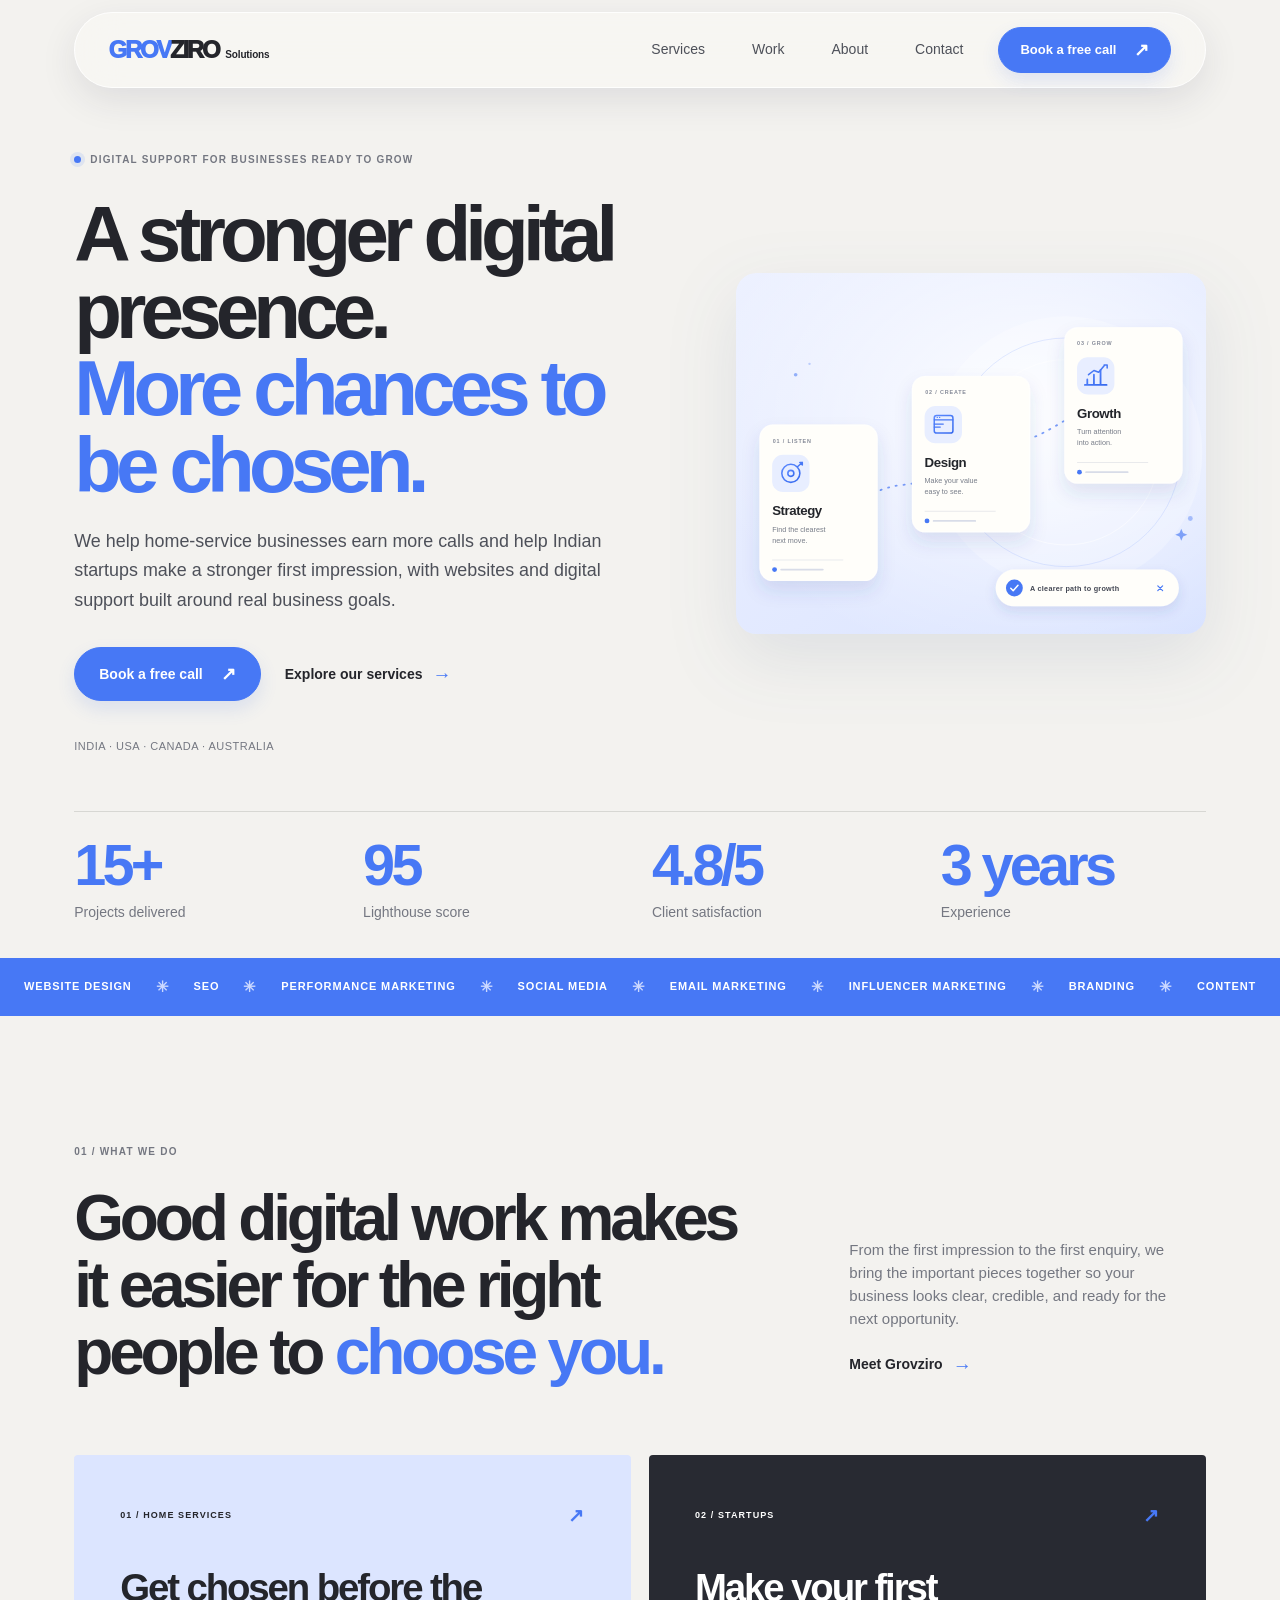
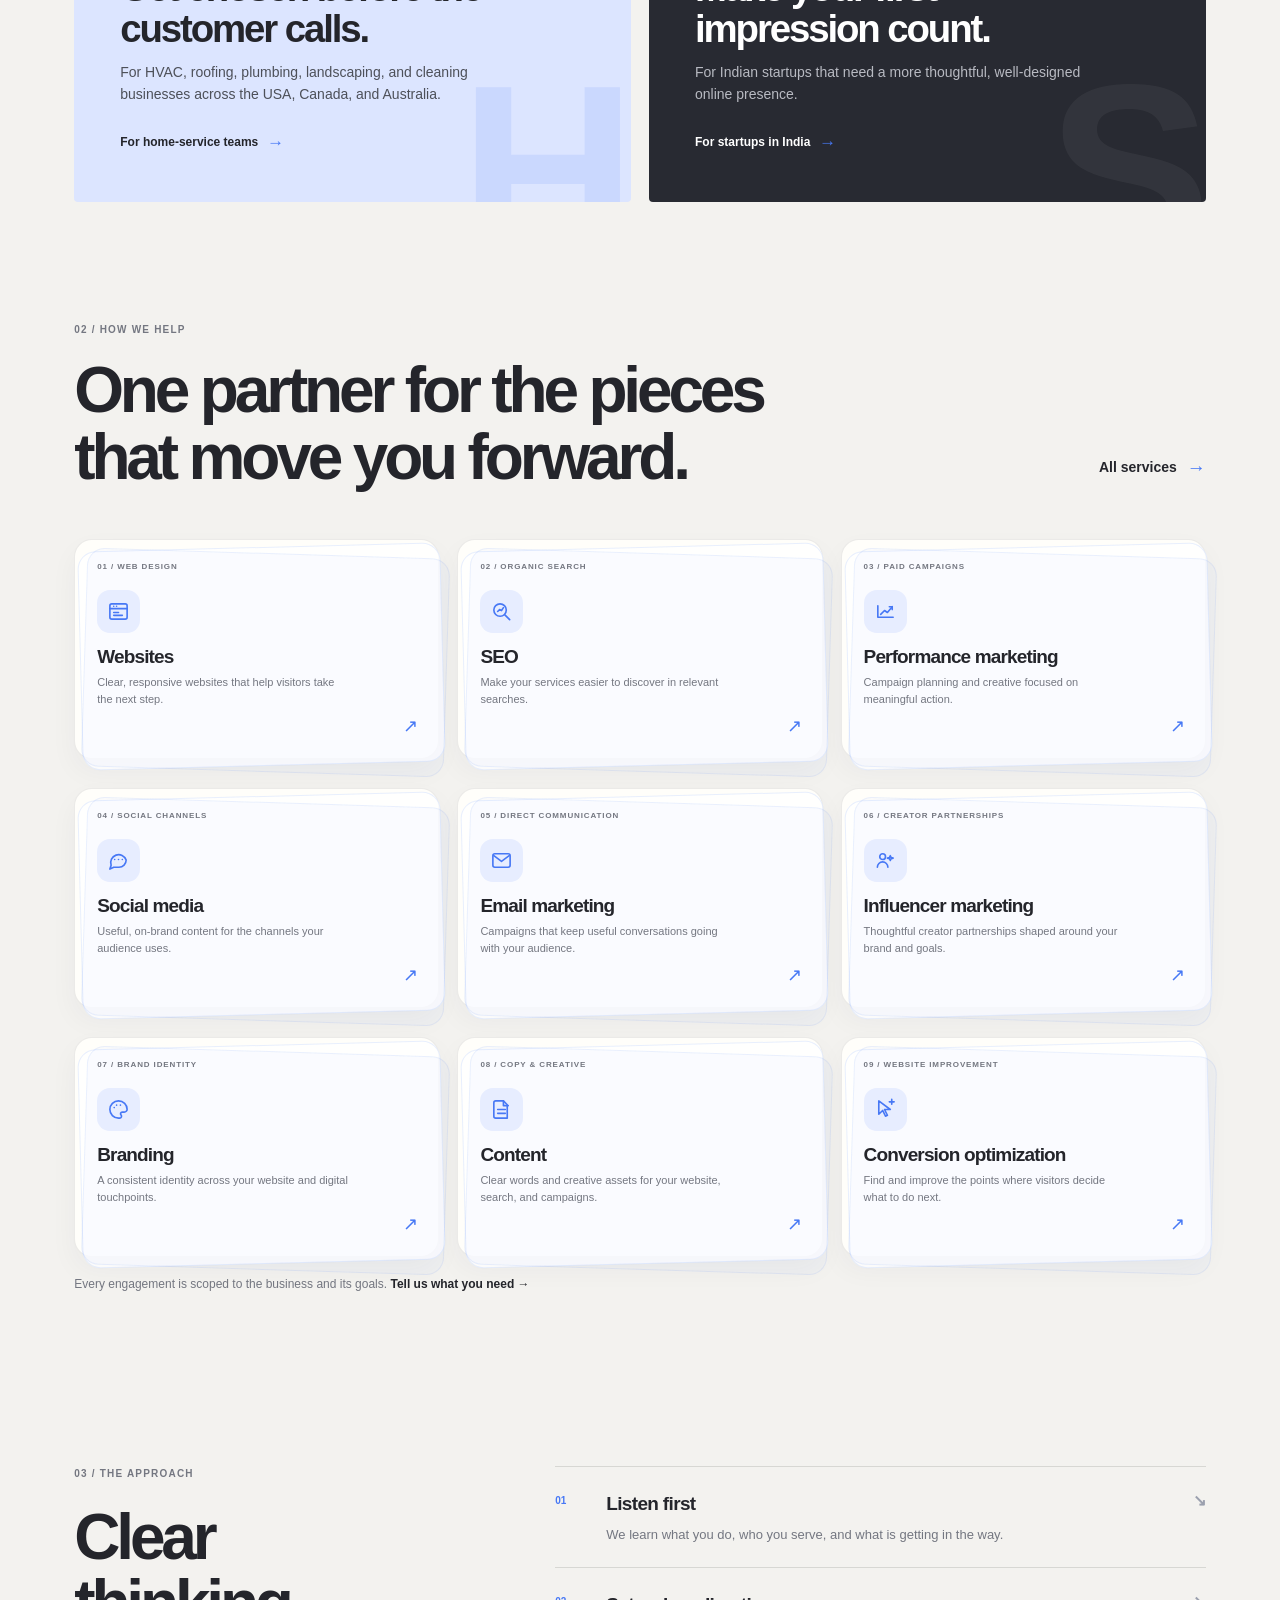
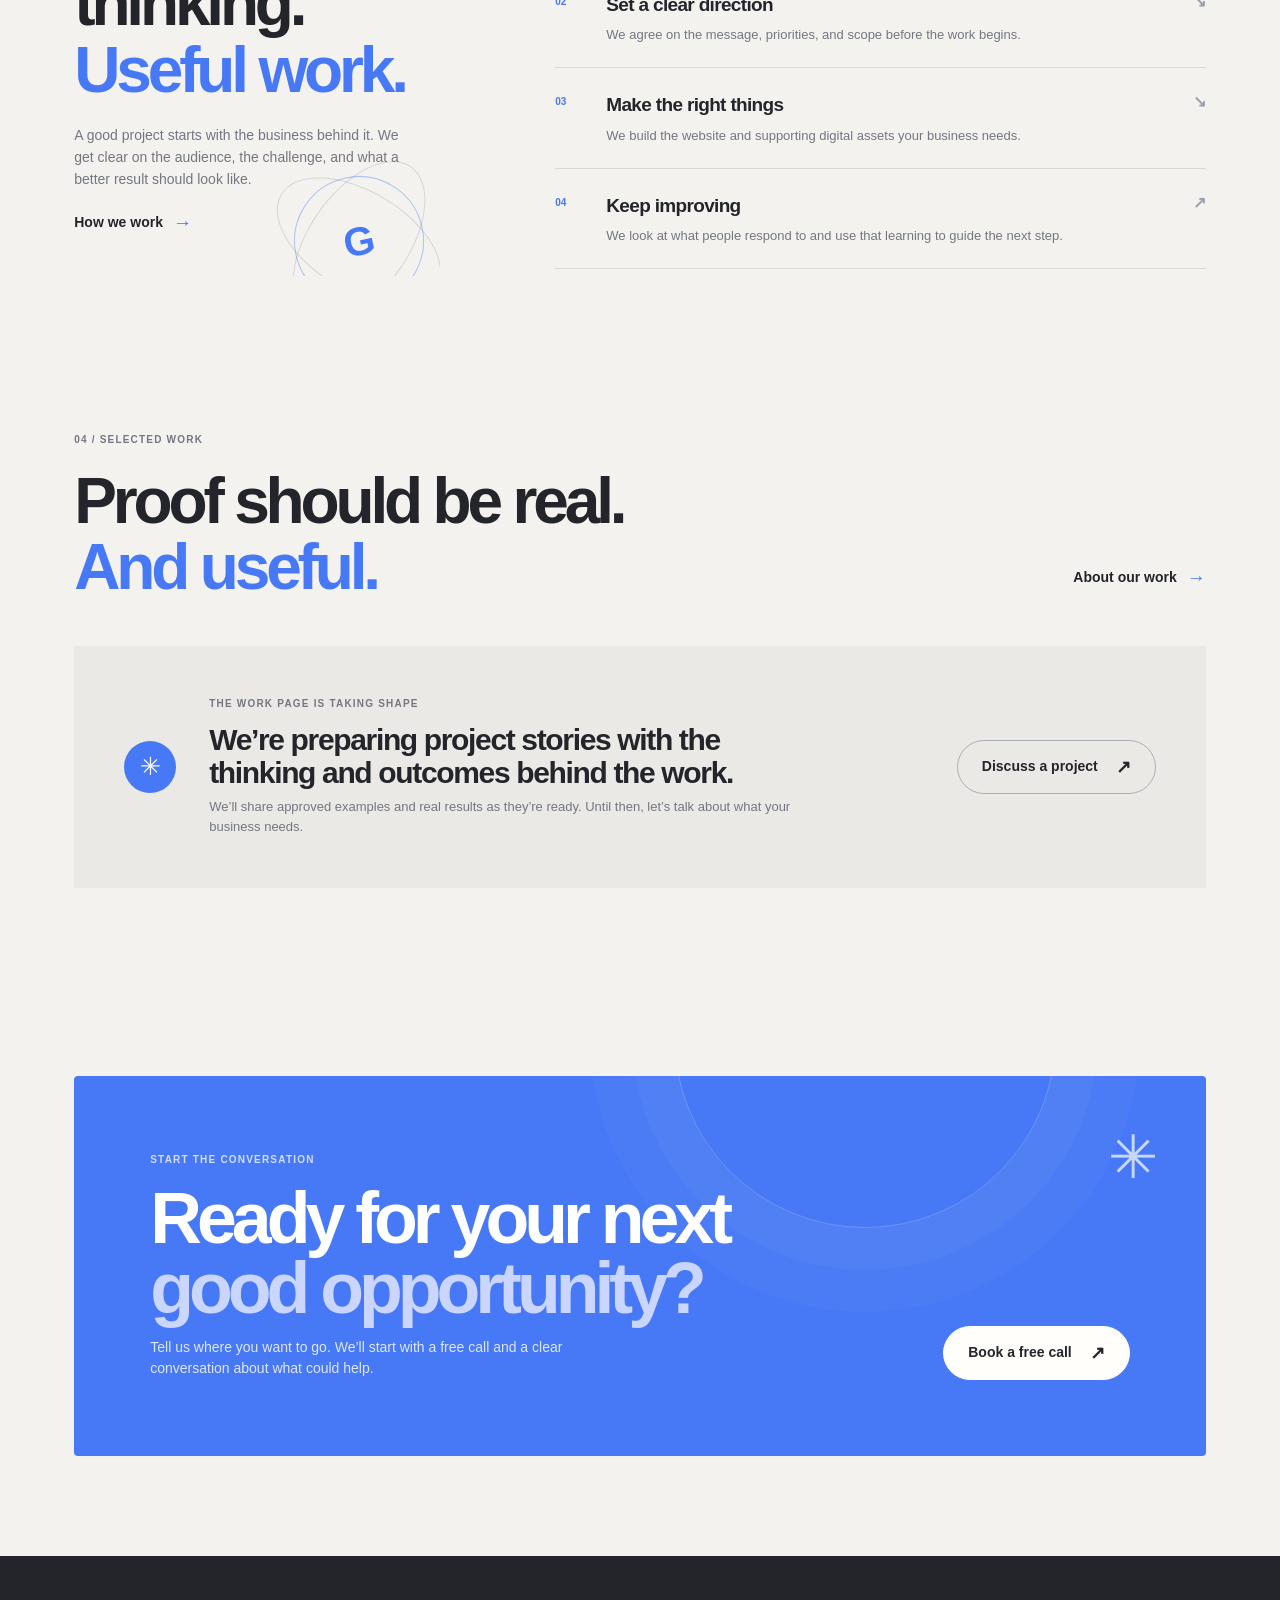
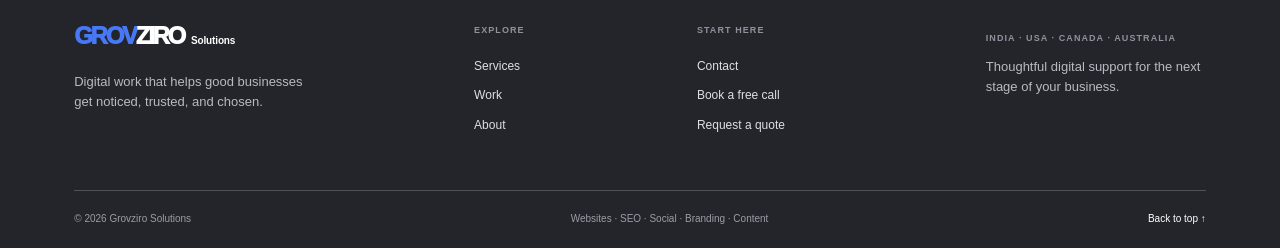
<file: index.html>
<!doctype html>
<html lang="en">
<head>
  <meta charset="utf-8">
  <meta name="viewport" content="width=device-width, initial-scale=1">
  <meta http-equiv="Content-Security-Policy" content="default-src 'self'; base-uri 'self'; object-src 'none'; script-src 'self'; style-src 'self'; img-src 'self' data:; font-src 'self'; connect-src 'self' https://formsubmit.co; form-action 'self' https://formsubmit.co; upgrade-insecure-requests">
  <meta name="referrer" content="strict-origin-when-cross-origin">
  <meta name="theme-color" content="#f3f2ef">
  <title>Grovziro Solutions | A stronger digital presence</title>
  <meta name="description" content="Websites, SEO, performance and social marketing, email, branding, and content for home-service businesses and startups.">
  <link rel="icon" href="assets/favicon.svg" type="image/svg+xml">
  <link rel="stylesheet" href="assets/styles.css?v=20261017-home-illustration">
  <script src="assets/site-config.js" defer></script>
  <script src="assets/main.js" defer></script>
</head>
<body>
  <a class="skip-link" href="#main">Skip to content</a>
  <header class="site-header">
    <a class="wordmark" href="index.html" aria-label="Grovziro Solutions home"><span>GROV</span><i>ZIRO</i><small>Solutions</small></a>
    <button class="menu-toggle" type="button" aria-expanded="false" aria-controls="site-nav" aria-label="Open menu"><span></span><span></span></button>
    <nav class="site-nav" id="site-nav" aria-label="Main navigation">
      <a href="services.html">Services</a>
      <a href="work.html">Work</a>
      <a href="about.html">About</a>
      <a href="contact.html">Contact</a>
      <a class="button button-small booking-link" href="contact.html#contact-form">Book a free call <span aria-hidden="true">↗</span></a>
    </nav>
  </header>

  <main id="main" tabindex="-1">
    <section class="hero section-wrap">
      <div class="hero-copy">
        <p class="eyebrow"><span class="eyebrow-dot"></span> Digital support for businesses ready to grow</p>
        <h1>A stronger digital presence.<br><em>More chances to be chosen.</em></h1>
        <p class="hero-lede">We help home-service businesses earn more calls and help Indian startups make a stronger first impression, with websites and digital support built around real business goals.</p>
        <div class="hero-actions">
          <a class="button booking-link" href="contact.html#contact-form">Book a free call <span aria-hidden="true">↗</span></a>
          <a class="text-link" href="services.html">Explore our services <span aria-hidden="true">→</span></a>
        </div>
        <p class="hero-note">INDIA · USA · CANADA · AUSTRALIA</p>
      </div>
      <div class="hero-art" aria-hidden="true">
        <img class="home-hero-illustration" src="assets/home-digital-growth.svg" alt="">
      </div>
    </section>

    <section class="hero-stats section-wrap" aria-label="Grovziro at a glance">
      <div class="hero-stats-grid">
        <div class="hero-stat"><strong>15+</strong><span>Projects delivered</span></div>
        <div class="hero-stat"><strong>95</strong><span>Lighthouse score</span></div>
        <div class="hero-stat"><strong>4.8/5</strong><span>Client satisfaction</span></div>
        <div class="hero-stat"><strong>3 years</strong><span>Experience</span></div>
      </div>
    </section>

    <section class="ticker" aria-label="Grovziro services">
      <div class="ticker-track"><span>Website design</span><b>✳</b><span>SEO</span><b>✳</b><span>Performance marketing</span><b>✳</b><span>Social media</span><b>✳</b><span>Email marketing</span><b>✳</b><span>Influencer marketing</span><b>✳</b><span>Branding</span><b>✳</b><span>Content</span><b>✳</b><span>Conversion optimization</span><b>✳</b><span>Website design</span><b>✳</b><span>SEO</span><b>✳</b><span>Performance marketing</span><b>✳</b><span>Social media</span><b>✳</b><span>Email marketing</span><b>✳</b><span>Influencer marketing</span><b>✳</b><span>Branding</span><b>✳</b><span>Content</span><b>✳</b><span>Conversion optimization</span><b>✳</b></div>
    </section>

    <section class="intro section-wrap section-space">
      <div class="section-kicker">01 / WHAT WE DO</div>
      <div class="intro-content">
        <h2>Good digital work makes it easier for the right people to <span>choose you.</span></h2>
        <div class="intro-side"><p>From the first impression to the first enquiry, we bring the important pieces together so your business looks clear, credible, and ready for the next opportunity.</p><a class="text-link" href="about.html">Meet Grovziro <span aria-hidden="true">→</span></a></div>
      </div>
      <div class="market-grid">
        <article class="market-card market-card-blue">
          <div class="market-card-top"><span>01 / HOME SERVICES</span><span aria-hidden="true">↗</span></div>
          <h3>Get chosen before the customer calls.</h3>
          <p>For HVAC, roofing, plumbing, landscaping, and cleaning businesses across the USA, Canada, and Australia.</p>
          <a href="services.html#home-services">For home-service teams <span aria-hidden="true">→</span></a>
          <div class="market-mark" aria-hidden="true">H</div>
        </article>
        <article class="market-card market-card-dark">
          <div class="market-card-top"><span>02 / STARTUPS</span><span aria-hidden="true">↗</span></div>
          <h3>Make your first impression count.</h3>
          <p>For Indian startups that need a more thoughtful, well-designed online presence.</p>
          <a href="services.html#startups">For startups in India <span aria-hidden="true">→</span></a>
          <div class="market-mark" aria-hidden="true">S</div>
        </article>
      </div>
    </section>

    <section class="services-preview section-wrap section-space">
      <div class="section-heading">
        <div><div class="section-kicker">02 / HOW WE HELP</div><h2>One partner for the pieces that move you forward.</h2></div>
        <a class="text-link" href="services.html">All services <span aria-hidden="true">→</span></a>
      </div>
      <div class="service-catalog-grid">
        <a class="service-catalog-card" href="services.html#websites"><span class="catalog-card-label">01 / WEB DESIGN</span><span class="service-catalog-icon" aria-hidden="true"><svg viewBox="0 0 24 24"><rect x="3" y="4" width="18" height="16" rx="2"/><path d="M3 9h18M7 6.5h.01M10 6.5h.01M7 13h5m-5 3h9"/></svg></span><h3>Websites</h3><p>Clear, responsive websites that help visitors take the next step.</p><span class="service-catalog-arrow" aria-hidden="true">↗</span></a>
        <a class="service-catalog-card" href="services.html#seo"><span class="catalog-card-label">02 / ORGANIC SEARCH</span><span class="service-catalog-icon" aria-hidden="true"><svg viewBox="0 0 24 24"><circle cx="10.5" cy="10.5" r="6.5"/><path d="m15.5 15.5 5 5M8 12l2-2 2 1 2-3"/></svg></span><h3>SEO</h3><p>Make your services easier to discover in relevant searches.</p><span class="service-catalog-arrow" aria-hidden="true">↗</span></a>
        <a class="service-catalog-card" href="services.html#performance"><span class="catalog-card-label">03 / PAID CAMPAIGNS</span><span class="service-catalog-icon" aria-hidden="true"><svg viewBox="0 0 24 24"><path d="M4 18V6m0 12h16M7 15l4-4 3 2 5-6"/><path d="M16 7h3v3"/></svg></span><h3>Performance marketing</h3><p>Campaign planning and creative focused on meaningful action.</p><span class="service-catalog-arrow" aria-hidden="true">↗</span></a>
        <a class="service-catalog-card" href="services.html#social"><span class="catalog-card-label">04 / SOCIAL CHANNELS</span><span class="service-catalog-icon" aria-hidden="true"><svg viewBox="0 0 24 24"><path d="M20 11.5a7.5 7.5 0 0 1-7.5 7.5H7l-4 2 1.3-4A7.5 7.5 0 1 1 20 11.5Z"/><path d="M8 11h.01M12 11h.01M16 11h.01"/></svg></span><h3>Social media</h3><p>Useful, on-brand content for the channels your audience uses.</p><span class="service-catalog-arrow" aria-hidden="true">↗</span></a>
        <a class="service-catalog-card" href="services.html#email"><span class="catalog-card-label">05 / DIRECT COMMUNICATION</span><span class="service-catalog-icon" aria-hidden="true"><svg viewBox="0 0 24 24"><rect x="3" y="5" width="18" height="14" rx="2"/><path d="m4 7 8 6 8-6"/></svg></span><h3>Email marketing</h3><p>Campaigns that keep useful conversations going with your audience.</p><span class="service-catalog-arrow" aria-hidden="true">↗</span></a>
        <a class="service-catalog-card" href="services.html#influencer"><span class="catalog-card-label">06 / CREATOR PARTNERSHIPS</span><span class="service-catalog-icon" aria-hidden="true"><svg viewBox="0 0 24 24"><circle cx="9" cy="8" r="3"/><path d="M3.5 19a5.5 5.5 0 0 1 11 0M17 7l.8 1.8L20 9.5l-2.2.7L17 12l-.8-1.8-2.2-.7 2.2-.7L17 7Z"/></svg></span><h3>Influencer marketing</h3><p>Thoughtful creator partnerships shaped around your brand and goals.</p><span class="service-catalog-arrow" aria-hidden="true">↗</span></a>
        <a class="service-catalog-card" href="services.html#branding"><span class="catalog-card-label">07 / BRAND IDENTITY</span><span class="service-catalog-icon" aria-hidden="true"><svg viewBox="0 0 24 24"><path d="M12 3a9 9 0 1 0 0 18h1.2a2 2 0 0 0 1.4-3.4 1.7 1.7 0 0 1 1.2-2.9H18a3 3 0 0 0 3-3c0-4.8-4-8.7-9-8.7Z"/><path d="M7.5 10h.01M10 7.5h.01M14 7.5h.01"/></svg></span><h3>Branding</h3><p>A consistent identity across your website and digital touchpoints.</p><span class="service-catalog-arrow" aria-hidden="true">↗</span></a>
        <a class="service-catalog-card" href="services.html#content"><span class="catalog-card-label">08 / COPY &amp; CREATIVE</span><span class="service-catalog-icon" aria-hidden="true"><svg viewBox="0 0 24 24"><path d="M6 3h8l4 4v14H6a2 2 0 0 1-2-2V5a2 2 0 0 1 2-2Z"/><path d="M14 3v5h5M8 12h8m-8 4h8"/></svg></span><h3>Content</h3><p>Clear words and creative assets for your website, search, and campaigns.</p><span class="service-catalog-arrow" aria-hidden="true">↗</span></a>
        <a class="service-catalog-card" href="services.html#cro"><span class="catalog-card-label">09 / WEBSITE IMPROVEMENT</span><span class="service-catalog-icon" aria-hidden="true"><svg viewBox="0 0 24 24"><path d="M5 3v14l4-4 3 6 2-1-3-6h6L5 3Z"/><path d="M16 4h5m-2.5-2.5v5"/></svg></span><h3>Conversion optimization</h3><p>Find and improve the points where visitors decide what to do next.</p><span class="service-catalog-arrow" aria-hidden="true">↗</span></a>
      </div>
      <p class="scope-note">Every engagement is scoped to the business and its goals. <a href="contact.html">Tell us what you need <span aria-hidden="true">→</span></a></p>
    </section>

    <section class="approach section-wrap section-space">
      <div class="approach-side"><div class="section-kicker">03 / THE APPROACH</div><h2>Clear thinking.<br><em>Useful work.</em></h2><p>A good project starts with the business behind it. We get clear on the audience, the challenge, and what a better result should look like.</p><a class="text-link" href="about.html">How we work <span aria-hidden="true">→</span></a><div class="approach-orbit" aria-hidden="true"><span>G</span></div></div>
      <div class="steps-list">
        <article class="step-item"><span>01</span><div><h3>Listen first</h3><p>We learn what you do, who you serve, and what is getting in the way.</p></div><b aria-hidden="true">↘</b></article>
        <article class="step-item"><span>02</span><div><h3>Set a clear direction</h3><p>We agree on the message, priorities, and scope before the work begins.</p></div><b aria-hidden="true">↘</b></article>
        <article class="step-item"><span>03</span><div><h3>Make the right things</h3><p>We build the website and supporting digital assets your business needs.</p></div><b aria-hidden="true">↘</b></article>
        <article class="step-item"><span>04</span><div><h3>Keep improving</h3><p>We look at what people respond to and use that learning to guide the next step.</p></div><b aria-hidden="true">↗</b></article>
      </div>
    </section>

    <section class="work-teaser section-wrap section-space">
      <div class="work-teaser-head"><div><div class="section-kicker">04 / SELECTED WORK</div><h2>Proof should be real.<br><em>And useful.</em></h2></div><a class="text-link" href="work.html">About our work <span aria-hidden="true">→</span></a></div>
      <div class="work-honest"><div class="work-icon" aria-hidden="true">✳</div><div><p class="eyebrow">THE WORK PAGE IS TAKING SHAPE</p><h3>We’re preparing project stories with the thinking and outcomes behind the work.</h3><p>We’ll share approved examples and real results as they’re ready. Until then, let’s talk about what your business needs.</p></div><a class="button button-outline" href="contact.html#contact-form">Discuss a project <span aria-hidden="true">↗</span></a></div>
    </section>

    <section class="cta-band section-wrap">
      <div class="cta-spark" aria-hidden="true">✳</div>
      <div class="cta-copy"><p class="eyebrow">START THE CONVERSATION</p><h2>Ready for your next<br><em>good opportunity?</em></h2><p>Tell us where you want to go. We’ll start with a free call and a clear conversation about what could help.</p></div>
      <a class="button button-light booking-link" href="contact.html#contact-form">Book a free call <span aria-hidden="true">↗</span></a>
    </section>
  </main>

  <footer class="site-footer">
    <div class="footer-main"><div class="footer-brand"><a class="wordmark wordmark-footer" href="index.html"><span>GROV</span><i>ZIRO</i><small>Solutions</small></a><p>Digital work that helps good businesses get noticed, trusted, and chosen.</p></div><div class="footer-column"><span>EXPLORE</span><a href="services.html">Services</a><a href="work.html">Work</a><a href="about.html">About</a></div><div class="footer-column"><span>START HERE</span><a href="contact.html">Contact</a><a class="booking-link" href="contact.html#contact-form">Book a free call</a><a href="contact.html#contact-form">Request a quote</a></div><div class="footer-note"><span>INDIA · USA · CANADA · AUSTRALIA</span><p>Thoughtful digital support for the next stage of your business.</p></div></div>
    <div class="footer-bottom"><span>© <span data-current-year></span> Grovziro Solutions</span><span>Websites · SEO · Social · Branding · Content</span><a href="#main">Back to top ↑</a></div>
  </footer>
</body>
</html>
</file>
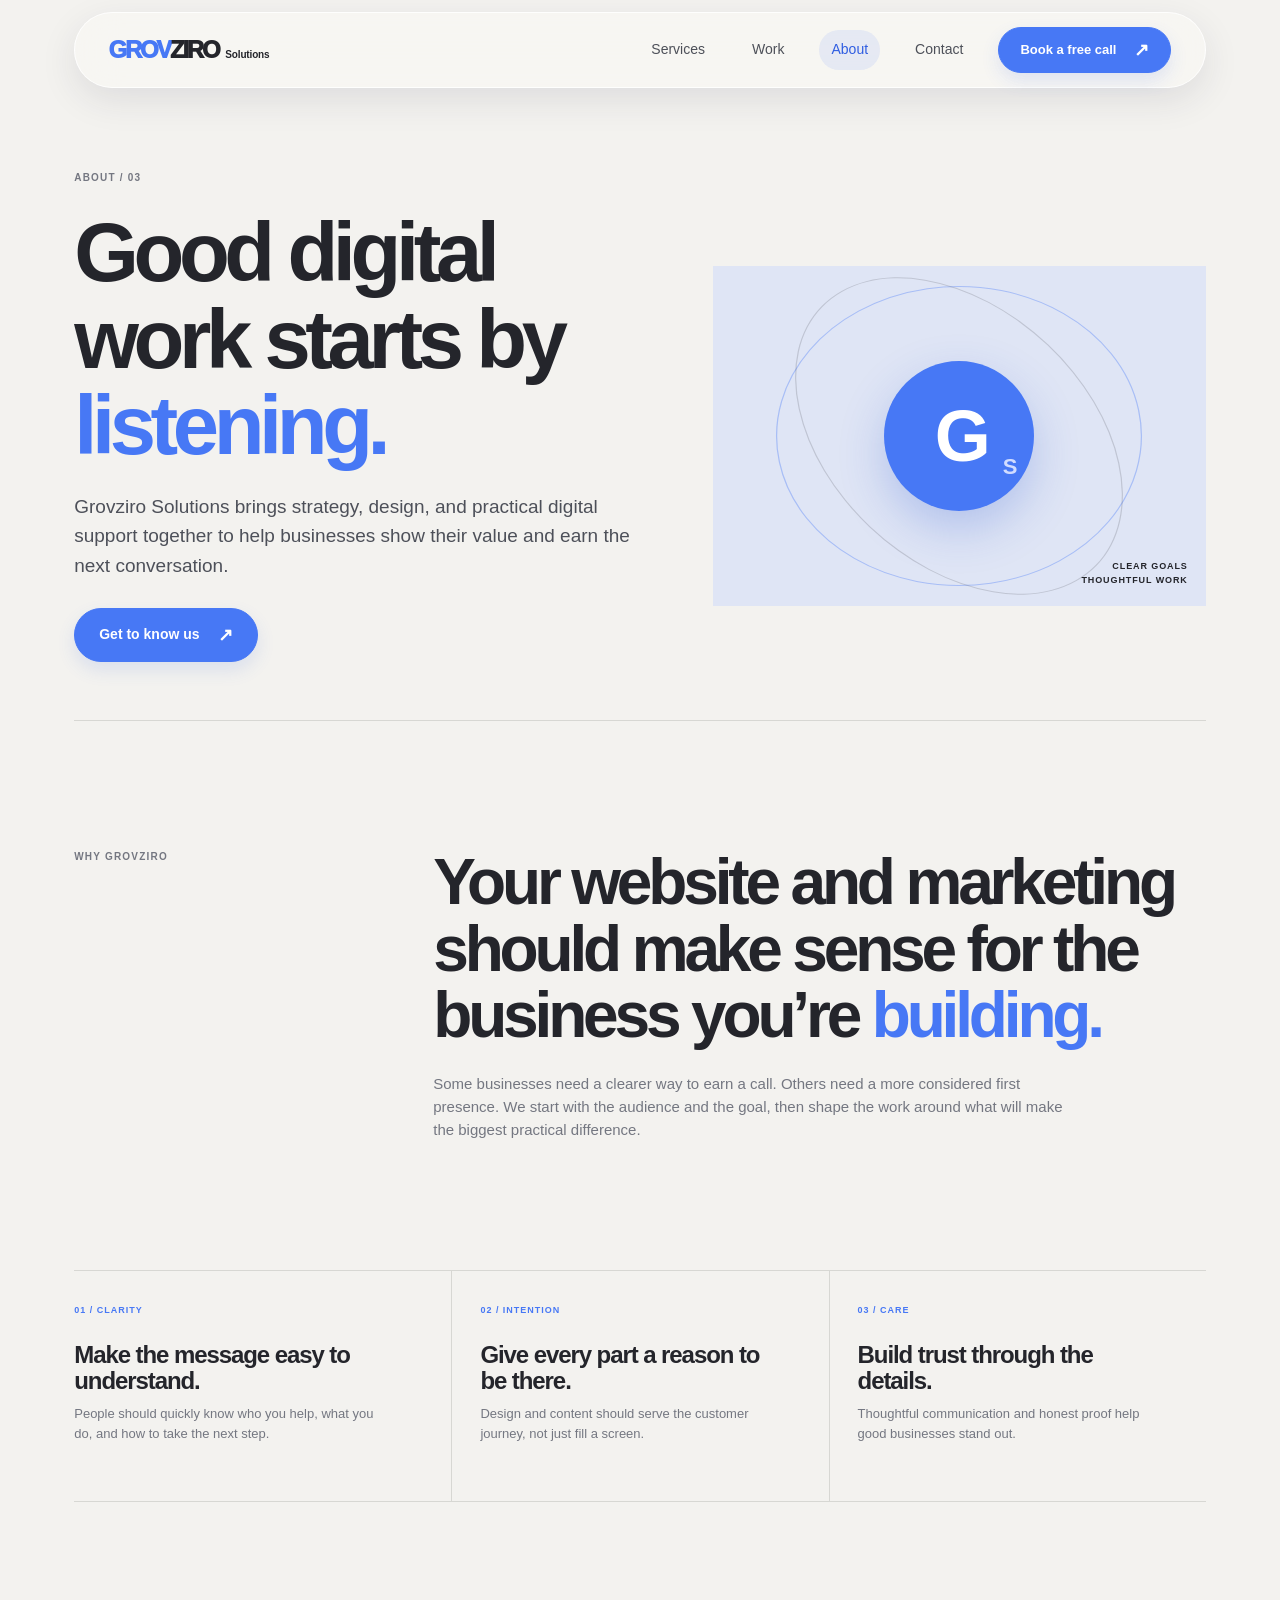
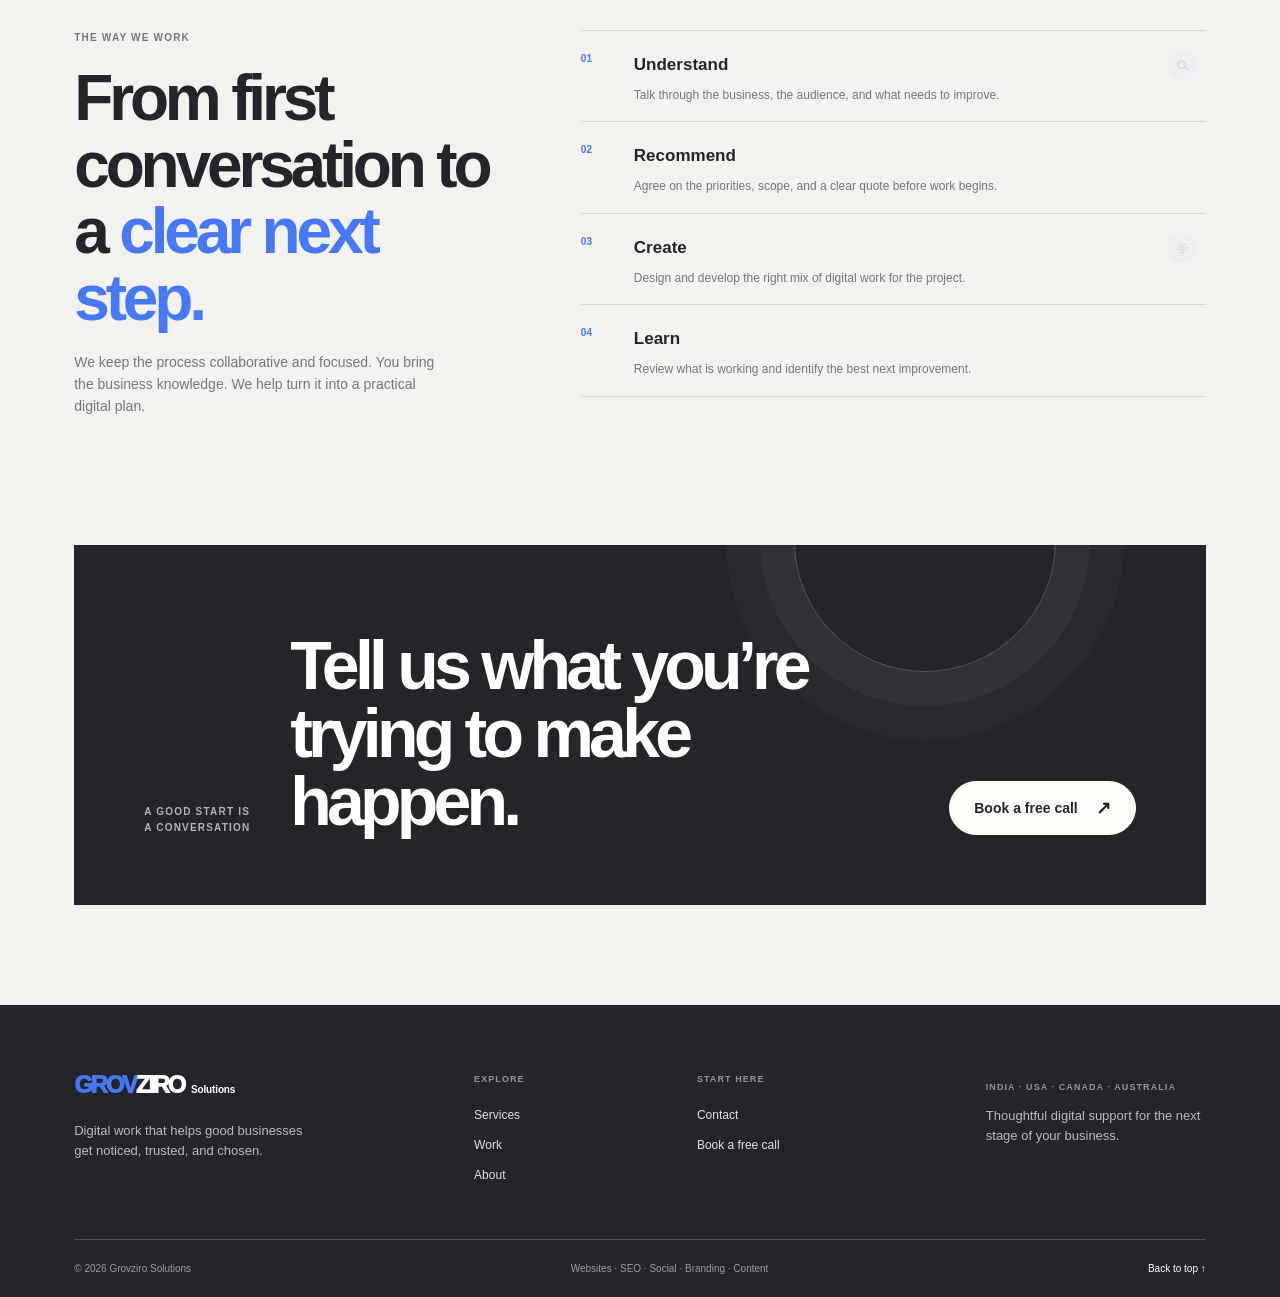
<file: about.html>
<!doctype html>
<html lang="en">
<head>
  <meta charset="utf-8"><meta name="viewport" content="width=device-width, initial-scale=1"><meta http-equiv="Content-Security-Policy" content="default-src 'self'; base-uri 'self'; object-src 'none'; script-src 'self'; style-src 'self'; img-src 'self' data:; font-src 'self'; connect-src 'self' https://formsubmit.co; form-action 'self' https://formsubmit.co; upgrade-insecure-requests"><meta name="referrer" content="strict-origin-when-cross-origin"><meta name="theme-color" content="#f3f2ef">
  <title>About | Grovziro Solutions</title><meta name="description" content="Learn about Grovziro Solutions and the thoughtful digital work we create for businesses ready to grow.">
  <link rel="icon" href="assets/favicon.svg" type="image/svg+xml"><link rel="stylesheet" href="assets/styles.css"><script src="assets/site-config.js" defer></script><script src="assets/main.js" defer></script>
</head>
<body>
  <a class="skip-link" href="#main">Skip to content</a>
  <header class="site-header"><a class="wordmark" href="index.html" aria-label="Grovziro Solutions home"><span>GROV</span><i>ZIRO</i><small>Solutions</small></a><button class="menu-toggle" type="button" aria-expanded="false" aria-controls="site-nav" aria-label="Open menu"><span></span><span></span></button><nav class="site-nav" id="site-nav" aria-label="Main navigation"><a href="services.html">Services</a><a href="work.html">Work</a><a aria-current="page" href="about.html">About</a><a href="contact.html">Contact</a><a class="button button-small booking-link" href="contact.html#contact-form">Book a free call <span aria-hidden="true">↗</span></a></nav></header>
  <main id="main" tabindex="-1">
    <section class="page-hero section-wrap page-hero-about"><div class="section-kicker">ABOUT / 03</div><div class="page-hero-grid"><div><h1>Good digital work starts by <em>listening.</em></h1><p class="page-lede">Grovziro Solutions brings strategy, design, and practical digital support together to help businesses show their value and earn the next conversation.</p><a class="button booking-link" href="contact.html#contact-form">Get to know us <span aria-hidden="true">↗</span></a></div><div class="about-hero-art" aria-hidden="true"><div class="about-orbit about-orbit-one"></div><div class="about-orbit about-orbit-two"></div><div class="about-mark">G<span>S</span></div><div class="about-note">CLEAR GOALS<br>THOUGHTFUL WORK</div></div></div></section>
    <section class="about-statement section-wrap section-space"><div class="section-kicker">WHY GROVZIRO</div><div><h2>Your website and marketing should make sense for the business you’re <span>building.</span></h2><p>Some businesses need a clearer way to earn a call. Others need a more considered first presence. We start with the audience and the goal, then shape the work around what will make the biggest practical difference.</p></div></section>
    <section class="values section-wrap"><article><span>01 / CLARITY</span><h3>Make the message easy to understand.</h3><p>People should quickly know who you help, what you do, and how to take the next step.</p></article><article><span>02 / INTENTION</span><h3>Give every part a reason to be there.</h3><p>Design and content should serve the customer journey, not just fill a screen.</p></article><article><span>03 / CARE</span><h3>Build trust through the details.</h3><p>Thoughtful communication and honest proof help good businesses stand out.</p></article></section>
    <section class="about-process section-wrap section-space"><div class="about-process-copy"><div class="section-kicker">THE WAY WE WORK</div><h2>From first conversation to a <em>clear next step.</em></h2><p>We keep the process collaborative and focused. You bring the business knowledge. We help turn it into a practical digital plan.</p></div><ol class="process-list"><li><span>01</span><div><div class="process-step-title"><b>Understand</b><span class="process-icon" aria-hidden="true"><svg viewBox="0 0 24 24" fill="none"><circle cx="10.5" cy="10.5" r="6.5"/><path d="m15.5 15.5 5 5"/></svg></span></div><p>Talk through the business, the audience, and what needs to improve.</p></div></li><li><span>02</span><div><div class="process-step-title"><b>Recommend</b></div><p>Agree on the priorities, scope, and a clear quote before work begins.</p></div></li><li><span>03</span><div><div class="process-step-title"><b>Create</b><span class="process-icon" aria-hidden="true"><svg viewBox="0 0 24 24" fill="none"><path d="M12 3v3m0 12v3M3 12h3m12 0h3M5.6 5.6l2.1 2.1m8.6 8.6 2.1 2.1m0-12.8-2.1 2.1m-8.6 8.6-2.1 2.1"/><circle cx="12" cy="12" r="3"/></svg></span></div><p>Design and develop the right mix of digital work for the project.</p></div></li><li><span>04</span><div><div class="process-step-title"><b>Learn</b></div><p>Review what is working and identify the best next improvement.</p></div></li></ol></section>
    <section class="about-cta section-wrap"><p class="eyebrow">A GOOD START IS A CONVERSATION</p><h2>Tell us what you’re trying to make happen.</h2><a class="button button-light booking-link" href="contact.html#contact-form">Book a free call <span aria-hidden="true">↗</span></a></section>
  </main>
  <footer class="site-footer"><div class="footer-main"><div class="footer-brand"><a class="wordmark wordmark-footer" href="index.html"><span>GROV</span><i>ZIRO</i><small>Solutions</small></a><p>Digital work that helps good businesses get noticed, trusted, and chosen.</p></div><div class="footer-column"><span>EXPLORE</span><a href="services.html">Services</a><a href="work.html">Work</a><a href="about.html">About</a></div><div class="footer-column"><span>START HERE</span><a href="contact.html">Contact</a><a class="booking-link" href="contact.html#contact-form">Book a free call</a></div><div class="footer-note"><span>INDIA · USA · CANADA · AUSTRALIA</span><p>Thoughtful digital support for the next stage of your business.</p></div></div><div class="footer-bottom"><span>© <span data-current-year></span> Grovziro Solutions</span><span>Websites · SEO · Social · Branding · Content</span><a href="#main">Back to top ↑</a></div></footer>
</body>
</html>
</file>
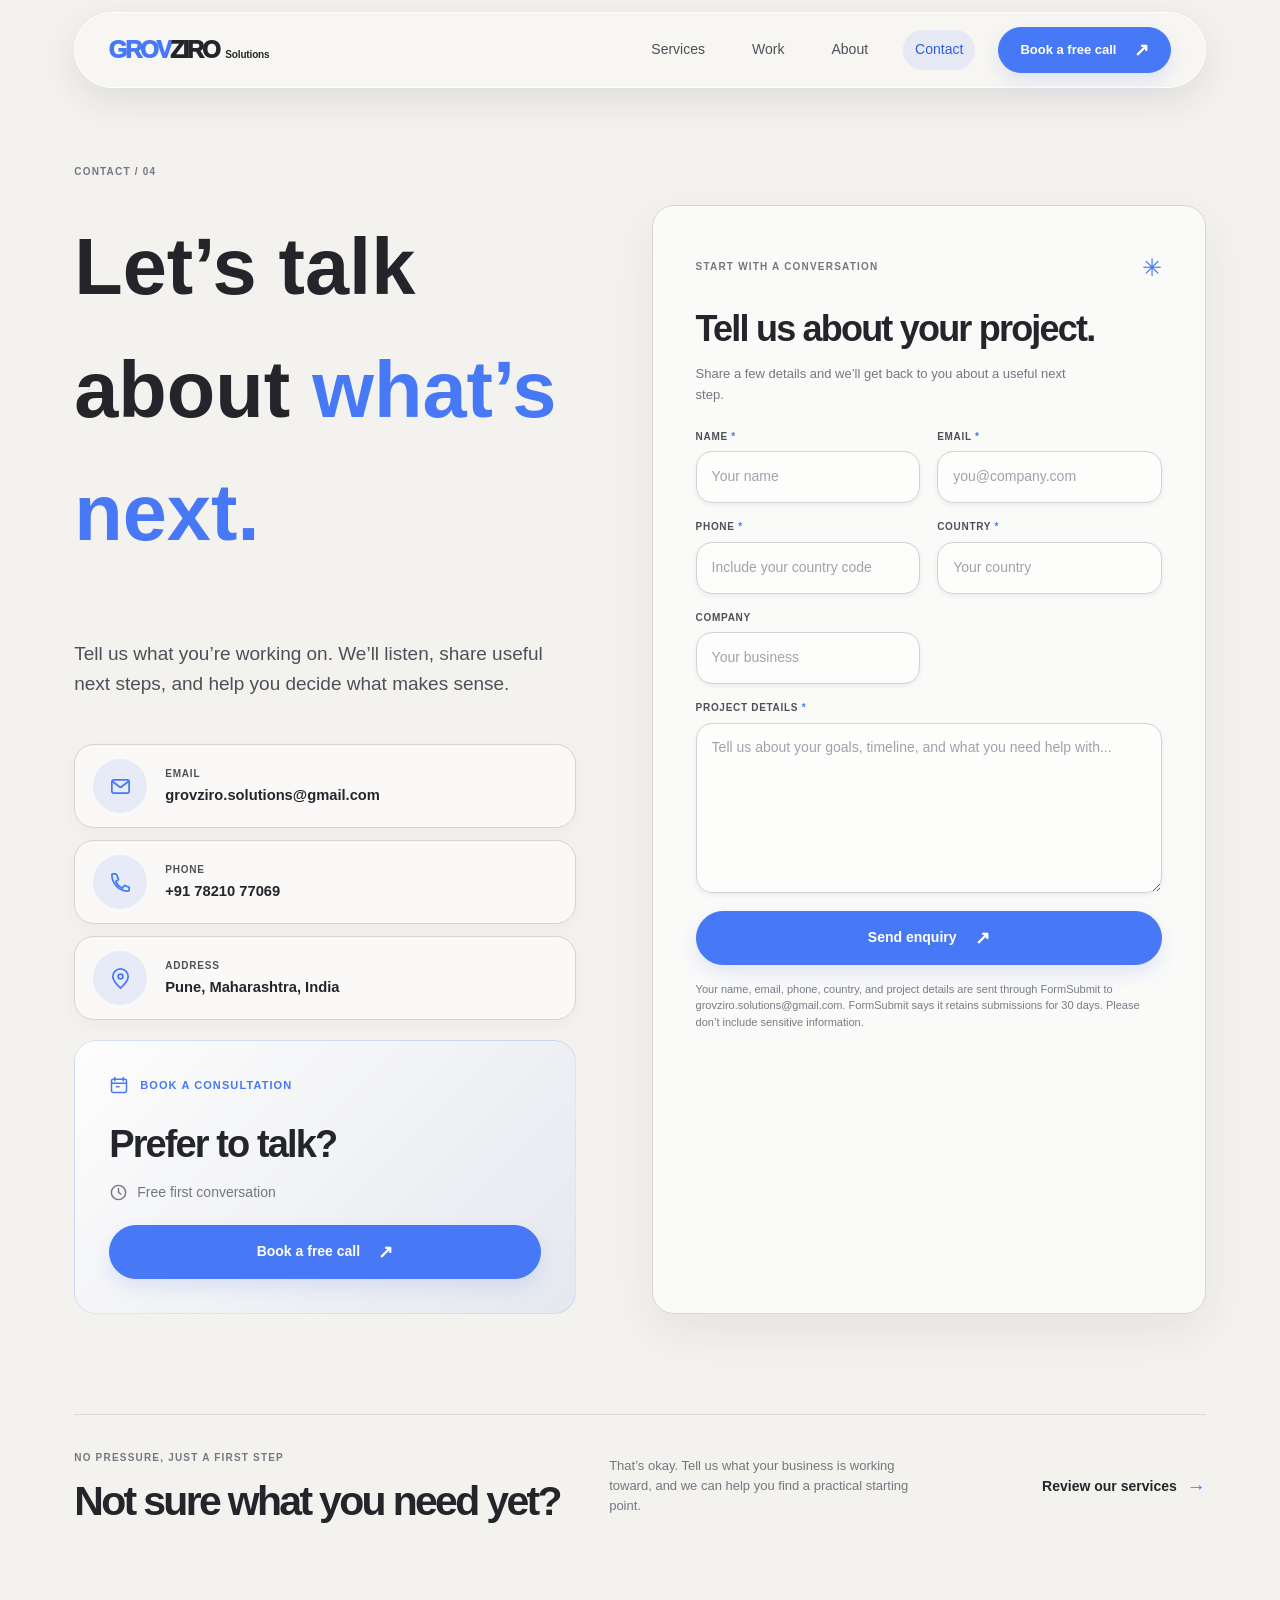
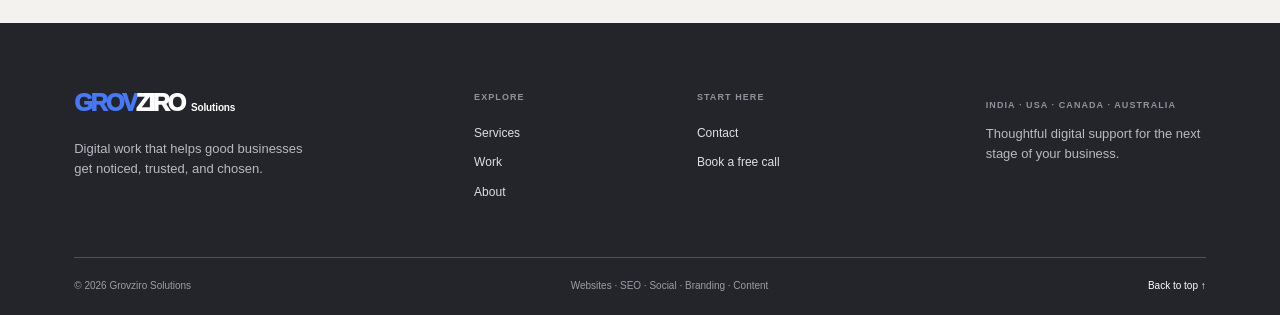
<file: contact.html>
<!doctype html>
<html lang="en">
<head>
  <meta charset="utf-8"><meta name="viewport" content="width=device-width, initial-scale=1"><meta http-equiv="Content-Security-Policy" content="default-src 'self'; base-uri 'self'; object-src 'none'; script-src 'self'; style-src 'self'; img-src 'self' data:; font-src 'self'; connect-src 'self' https://formsubmit.co; form-action 'self' https://formsubmit.co; upgrade-insecure-requests"><meta name="referrer" content="strict-origin-when-cross-origin"><meta name="theme-color" content="#f3f2ef">
  <title>Contact | Grovziro Solutions</title><meta name="description" content="Book a free consultation with Grovziro Solutions and talk through your website and digital growth goals.">
  <link rel="icon" href="assets/favicon.svg" type="image/svg+xml"><link rel="stylesheet" href="assets/styles.css"><script src="assets/site-config.js" defer></script><script src="assets/main.js" defer></script>
</head>
<body>
  <a class="skip-link" href="#main">Skip to content</a>
  <header class="site-header"><a class="wordmark" href="index.html" aria-label="Grovziro Solutions home"><span>GROV</span><i>ZIRO</i><small>Solutions</small></a><button class="menu-toggle" type="button" aria-expanded="false" aria-controls="site-nav" aria-label="Open menu"><span></span><span></span></button><nav class="site-nav" id="site-nav" aria-label="Main navigation"><a href="services.html">Services</a><a href="work.html">Work</a><a href="about.html">About</a><a aria-current="page" href="contact.html">Contact</a><a class="button button-small booking-link" href="#contact-form">Book a free call <span aria-hidden="true">↗</span></a></nav></header>
  <main id="main" tabindex="-1">
    <section class="contact-hero section-wrap">
      <div class="section-kicker">CONTACT / 04</div>
      <div class="contact-hero-grid">
        <div class="contact-info-column">
          <div class="contact-intro"><h1>Let’s talk about <em>what’s next.</em></h1><p class="page-lede">Tell us what you’re working on. We’ll listen, share useful next steps, and help you decide what makes sense.</p></div>
          <div class="contact-details" aria-label="Grovziro Solutions contact details">
            <a class="contact-detail-card" href="mailto:grovziro.solutions@gmail.com">
              <span class="contact-icon" aria-hidden="true"><svg viewBox="0 0 24 24" fill="none"><rect x="3" y="5" width="18" height="14" rx="2"/><path d="m4 7 8 6 8-6"/></svg></span>
              <span class="contact-detail-copy"><small>EMAIL</small><strong>grovziro.solutions@gmail.com</strong></span>
            </a>
            <a class="contact-detail-card" href="tel:+917821077069">
              <span class="contact-icon" aria-hidden="true"><svg viewBox="0 0 24 24" fill="none"><path d="M7 3H4a1 1 0 0 0-1 1c0 9.4 7.6 17 17 17a1 1 0 0 0 1-1v-3l-5-2-2 3a15 15 0 0 1-7-7l3-2-2-5Z"/></svg></span>
              <span class="contact-detail-copy"><small>PHONE</small><strong>+91 78210 77069</strong></span>
            </a>
            <a class="contact-detail-card" href="https://www.google.com/maps/search/?api=1&amp;query=Pune%2C%20Maharashtra%2C%20India" target="_blank" rel="noopener noreferrer">
              <span class="contact-icon" aria-hidden="true"><svg viewBox="0 0 24 24" fill="none"><path d="M20 10c0 5-8 12-8 12S4 15 4 10a8 8 0 1 1 16 0Z"/><circle cx="12" cy="10" r="2.5"/></svg></span>
              <span class="contact-detail-copy"><small>ADDRESS</small><strong>Pune, Maharashtra, India</strong></span>
            </a>
          </div>
          <div class="book-call-card">
            <div class="book-call-label"><svg viewBox="0 0 24 24" fill="none" aria-hidden="true"><rect x="3" y="5" width="18" height="16" rx="2"/><path d="M7 3v4m10-4v4M3 10h18m-12 4h3"/></svg><span>BOOK A CONSULTATION</span></div>
            <h2>Prefer to talk?</h2>
            <p><svg viewBox="0 0 24 24" fill="none" aria-hidden="true"><circle cx="12" cy="12" r="9"/><path d="M12 7v5l3 2"/></svg>Free first conversation</p>
            <a class="button booking-link" href="#contact-form">Book a free call <span aria-hidden="true">↗</span></a>
          </div>
        </div>
        <div class="contact-panel" id="contact-form">
          <div class="contact-panel-head"><span class="eyebrow">START WITH A CONVERSATION</span><span class="panel-spark" aria-hidden="true">✳</span></div>
          <h2>Tell us about your project.</h2>
          <p class="panel-intro">Share a few details and we’ll get back to you about a useful next step.</p>
          <form class="inquiry-form" id="inquiry-form" action="https://formsubmit.co/grovziro.solutions@gmail.com" method="POST">
            <input type="text" name="_honey" tabindex="-1" autocomplete="off" hidden>
            <input type="hidden" name="_subject" value="New Grovziro website enquiry">
            <div class="form-field"><label for="name">NAME <span>*</span></label><input id="name" name="name" autocomplete="name" maxlength="100" required placeholder="Your name"></div>
            <div class="form-field"><label for="business-email">EMAIL <span>*</span></label><input id="business-email" name="email" type="email" autocomplete="email" maxlength="254" required placeholder="you@company.com"></div>
            <div class="form-field"><label for="phone">PHONE <span>*</span></label><input id="phone" name="phone" type="tel" autocomplete="tel" maxlength="40" required placeholder="Include your country code"></div>
            <div class="form-field"><label for="country">COUNTRY <span>*</span></label><input id="country" name="country" autocomplete="country-name" maxlength="80" required placeholder="Your country"></div>
            <div class="form-field"><label for="company">COMPANY</label><input id="company" name="company" autocomplete="organization" maxlength="160" placeholder="Your business"></div>
            <div class="form-field form-field-full"><label for="details">PROJECT DETAILS <span>*</span></label><textarea id="details" name="details" rows="5" maxlength="5000" required placeholder="Tell us about your goals, timeline, and what you need help with..."></textarea></div>
            <button class="button form-submit" type="submit">Send enquiry <span aria-hidden="true">↗</span></button>
            <p class="form-note" id="form-status" role="status" aria-live="polite">Your name, email, phone, country, and project details are sent through FormSubmit to grovziro.solutions@gmail.com. FormSubmit says it retains submissions for 30 days. Please don’t include sensitive information.</p>
          </form>
        </div>
      </div>
    </section>
    <section class="contact-bottom section-wrap"><div><div class="section-kicker">NO PRESSURE, JUST A FIRST STEP</div><h2>Not sure what you need yet?</h2></div><p>That’s okay. Tell us what your business is working toward, and we can help you find a practical starting point.</p><a class="text-link" href="services.html">Review our services <span aria-hidden="true">→</span></a></section>
  </main>
  <footer class="site-footer"><div class="footer-main"><div class="footer-brand"><a class="wordmark wordmark-footer" href="index.html"><span>GROV</span><i>ZIRO</i><small>Solutions</small></a><p>Digital work that helps good businesses get noticed, trusted, and chosen.</p></div><div class="footer-column"><span>EXPLORE</span><a href="services.html">Services</a><a href="work.html">Work</a><a href="about.html">About</a></div><div class="footer-column"><span>START HERE</span><a href="contact.html">Contact</a><a class="booking-link" href="#contact-form">Book a free call</a></div><div class="footer-note"><span>INDIA · USA · CANADA · AUSTRALIA</span><p>Thoughtful digital support for the next stage of your business.</p></div></div><div class="footer-bottom"><span>© <span data-current-year></span> Grovziro Solutions</span><span>Websites · SEO · Social · Branding · Content</span><a href="#main">Back to top ↑</a></div></footer>
</body>
</html>
</file>
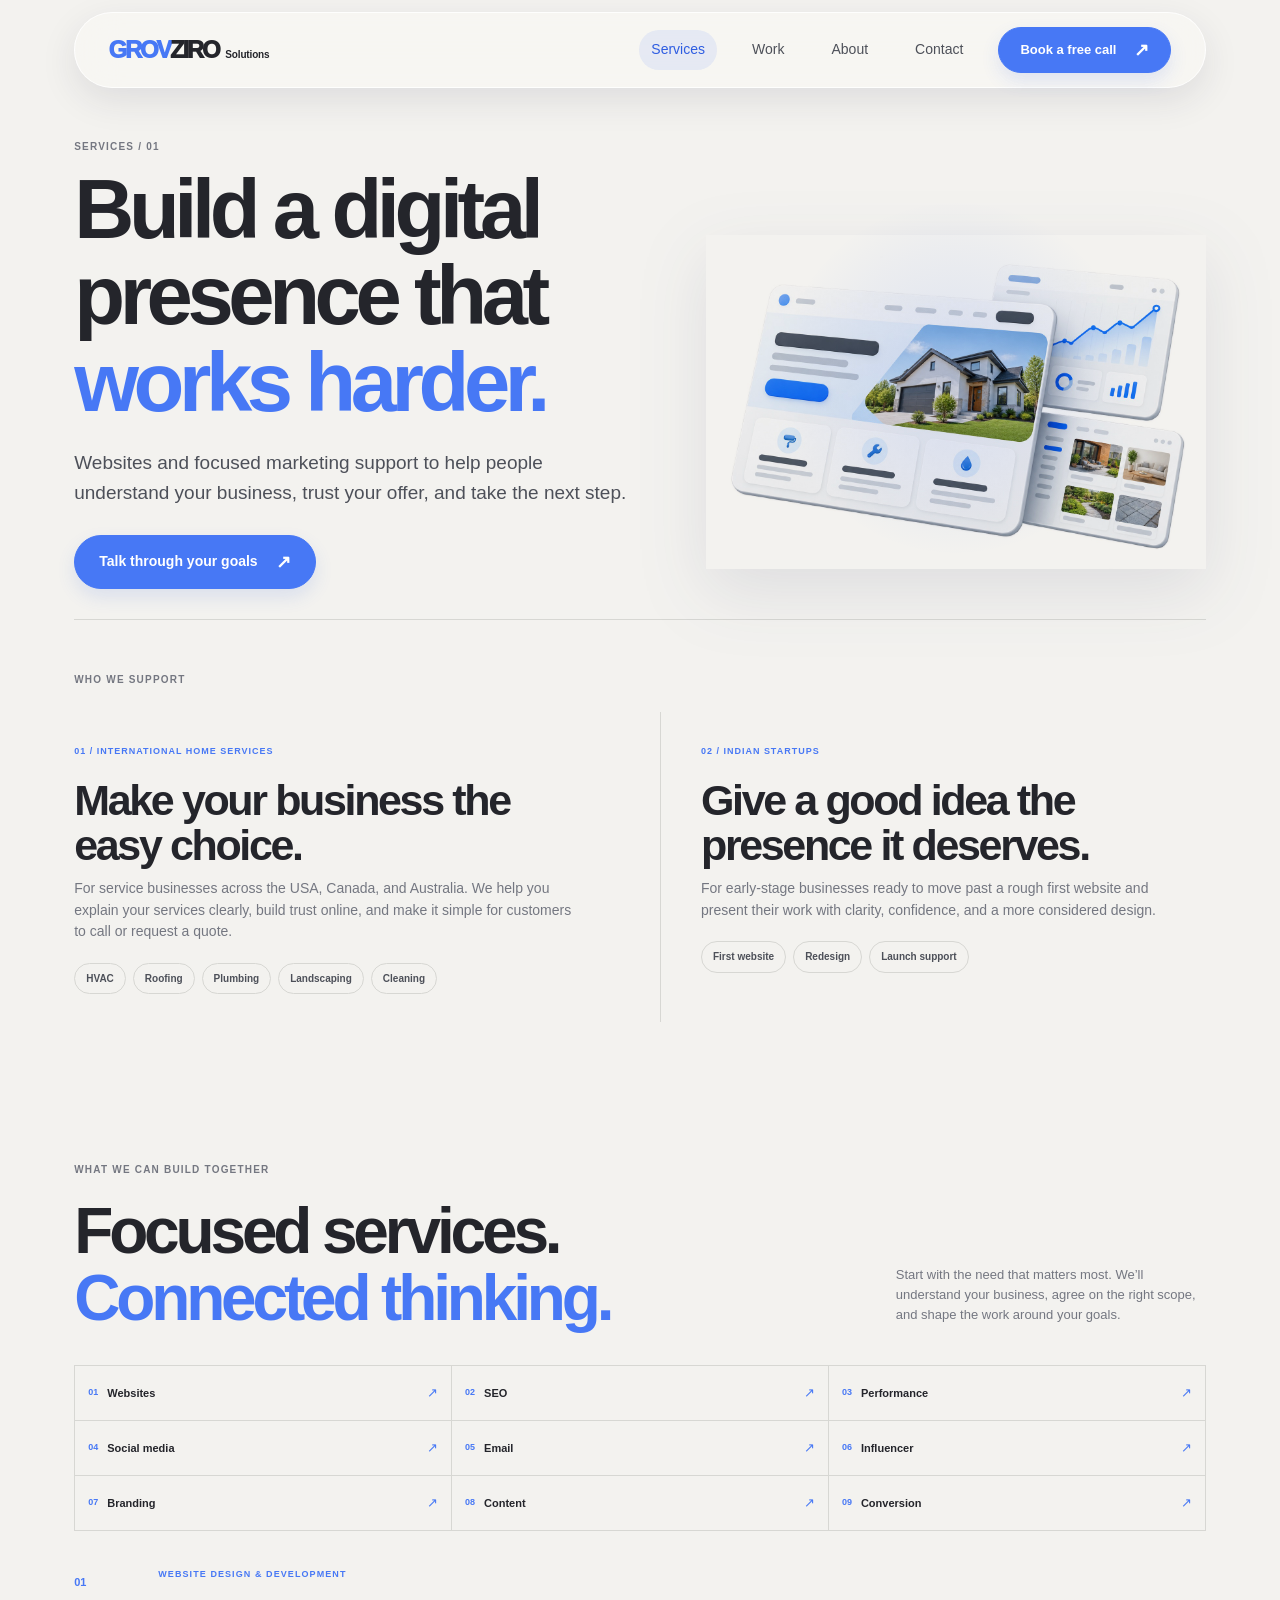
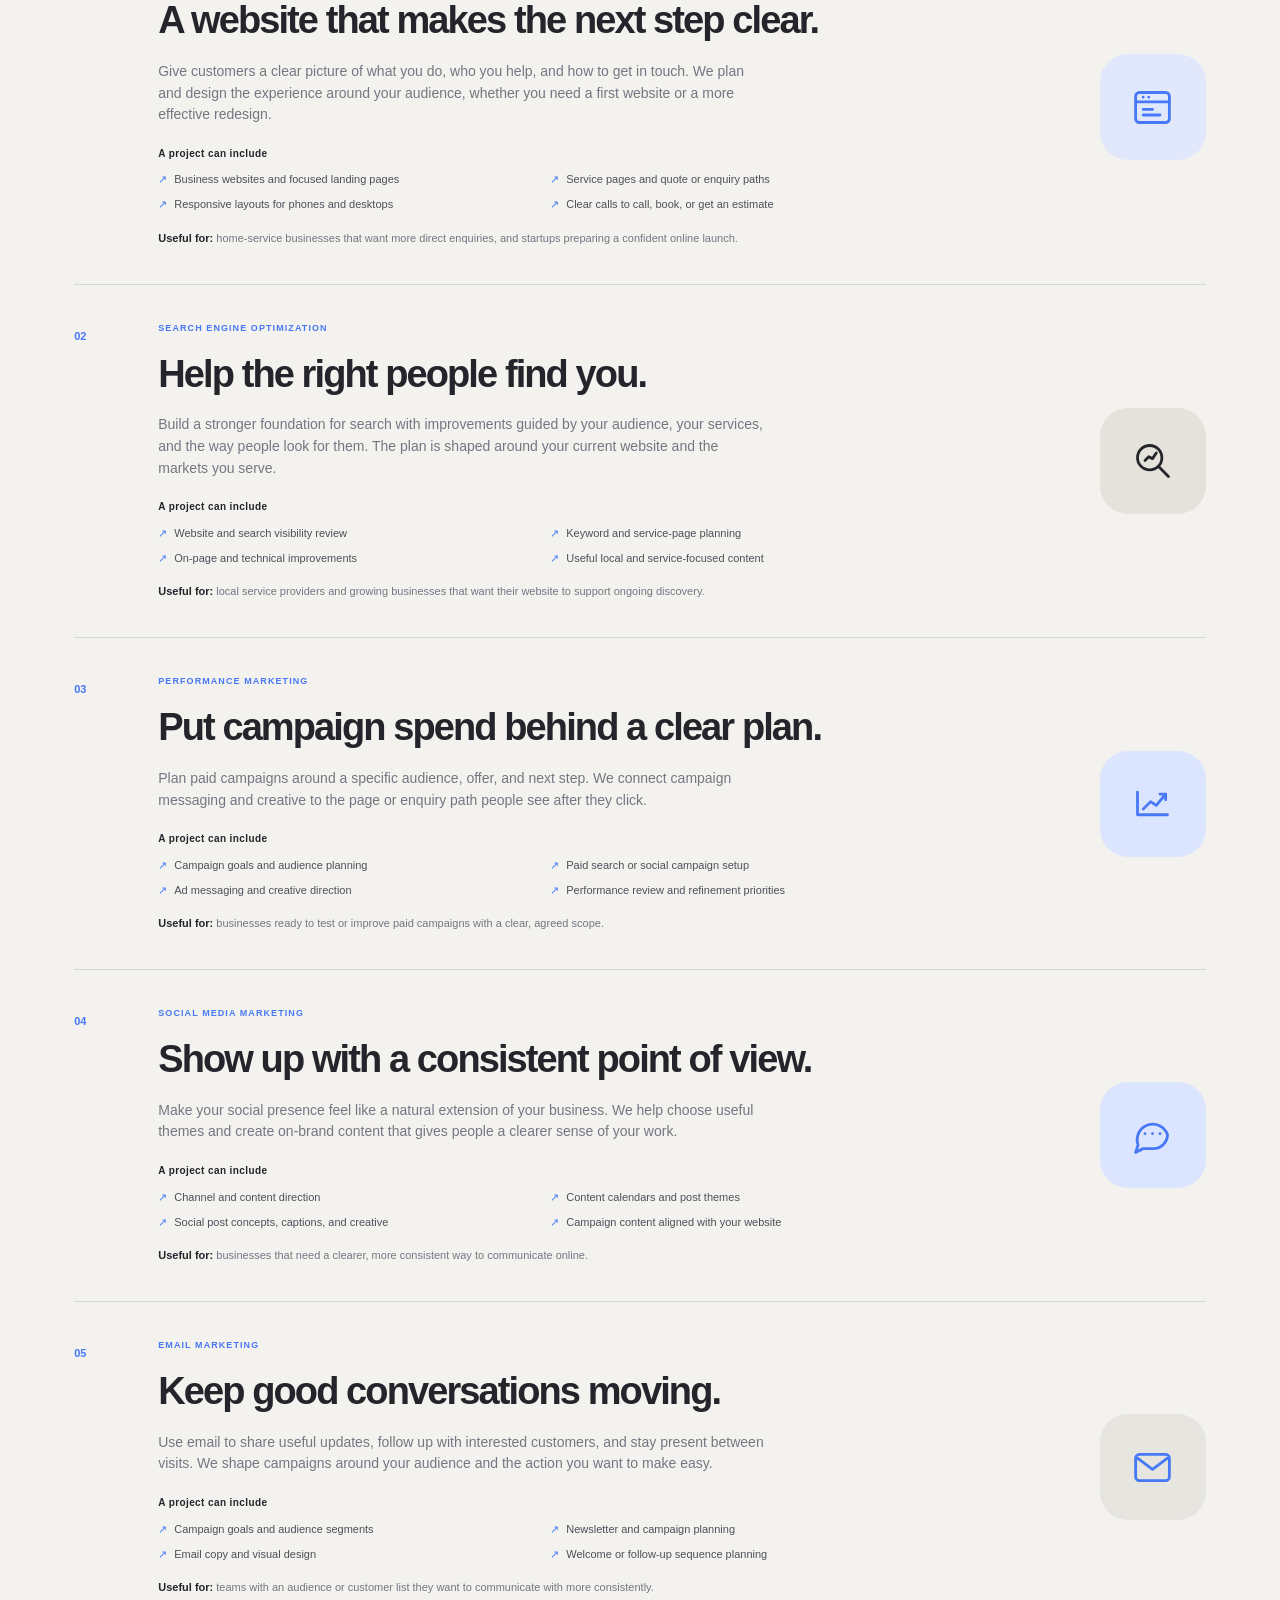
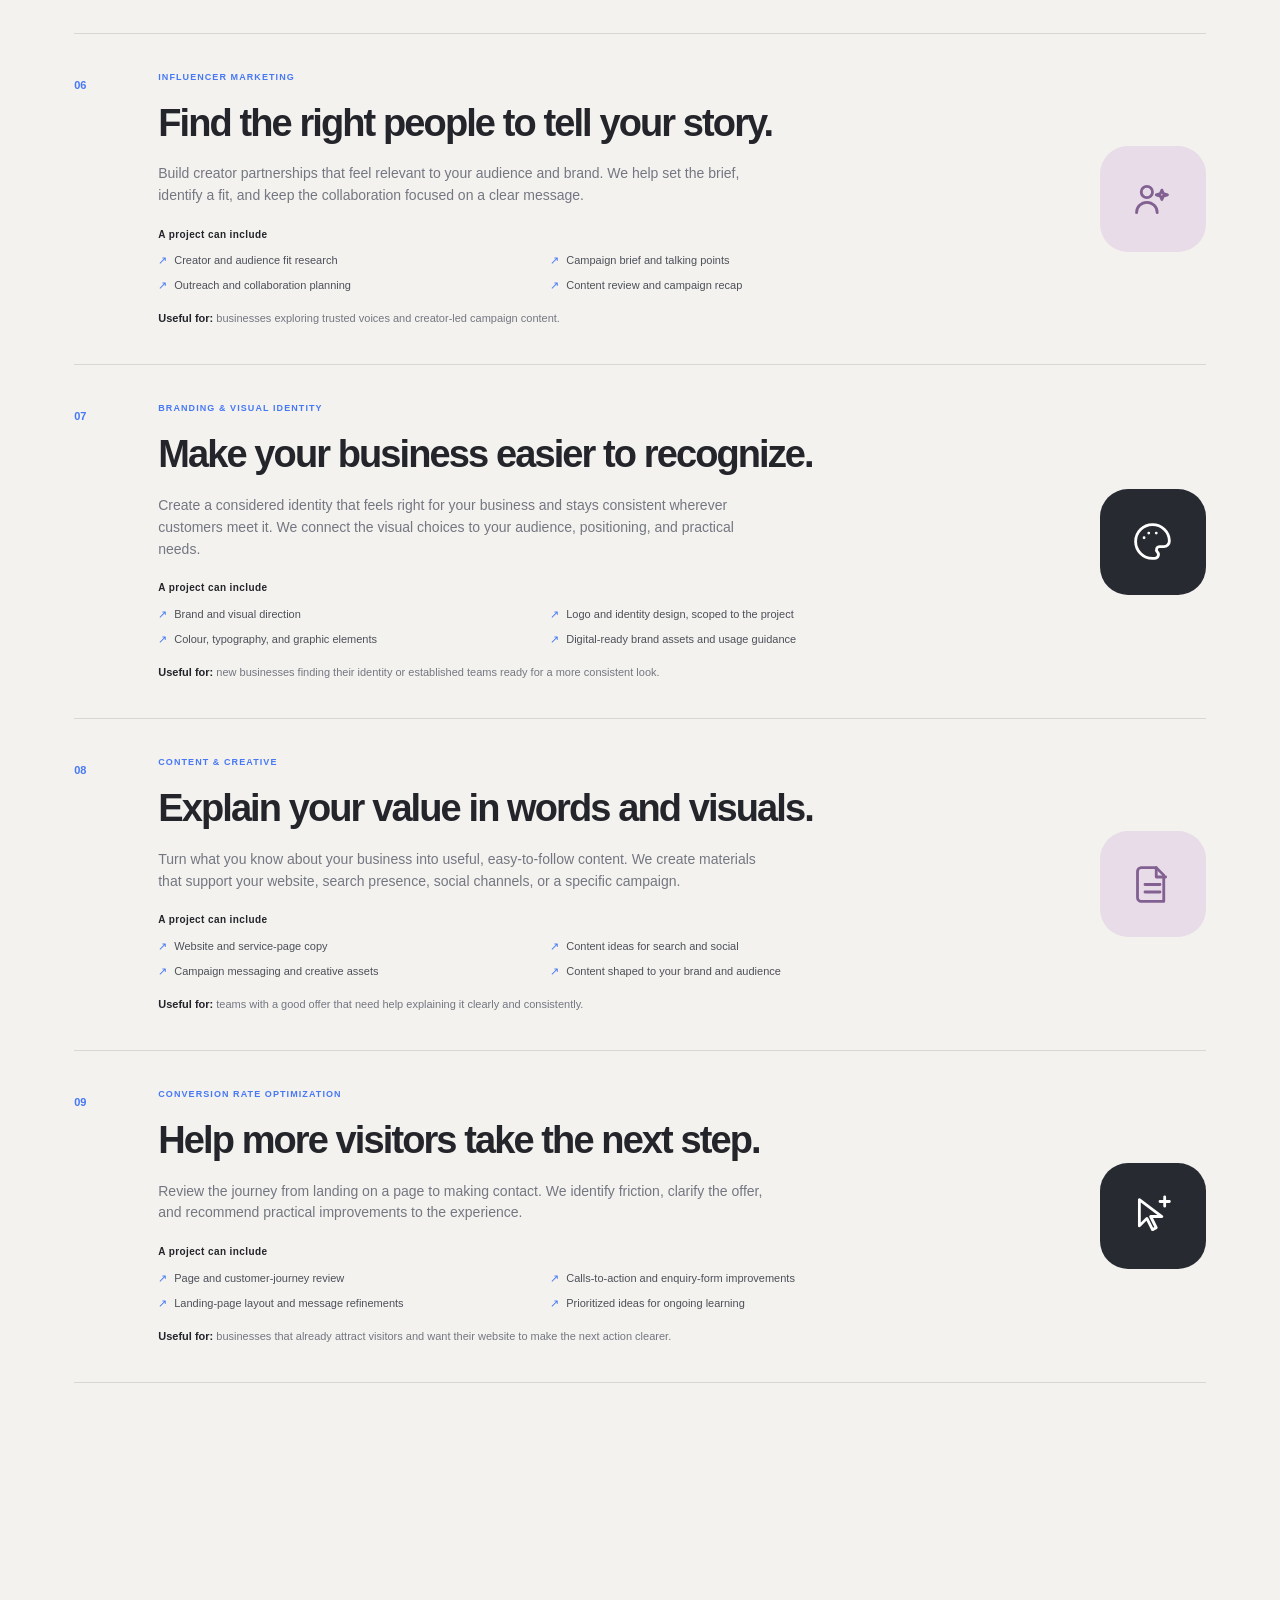
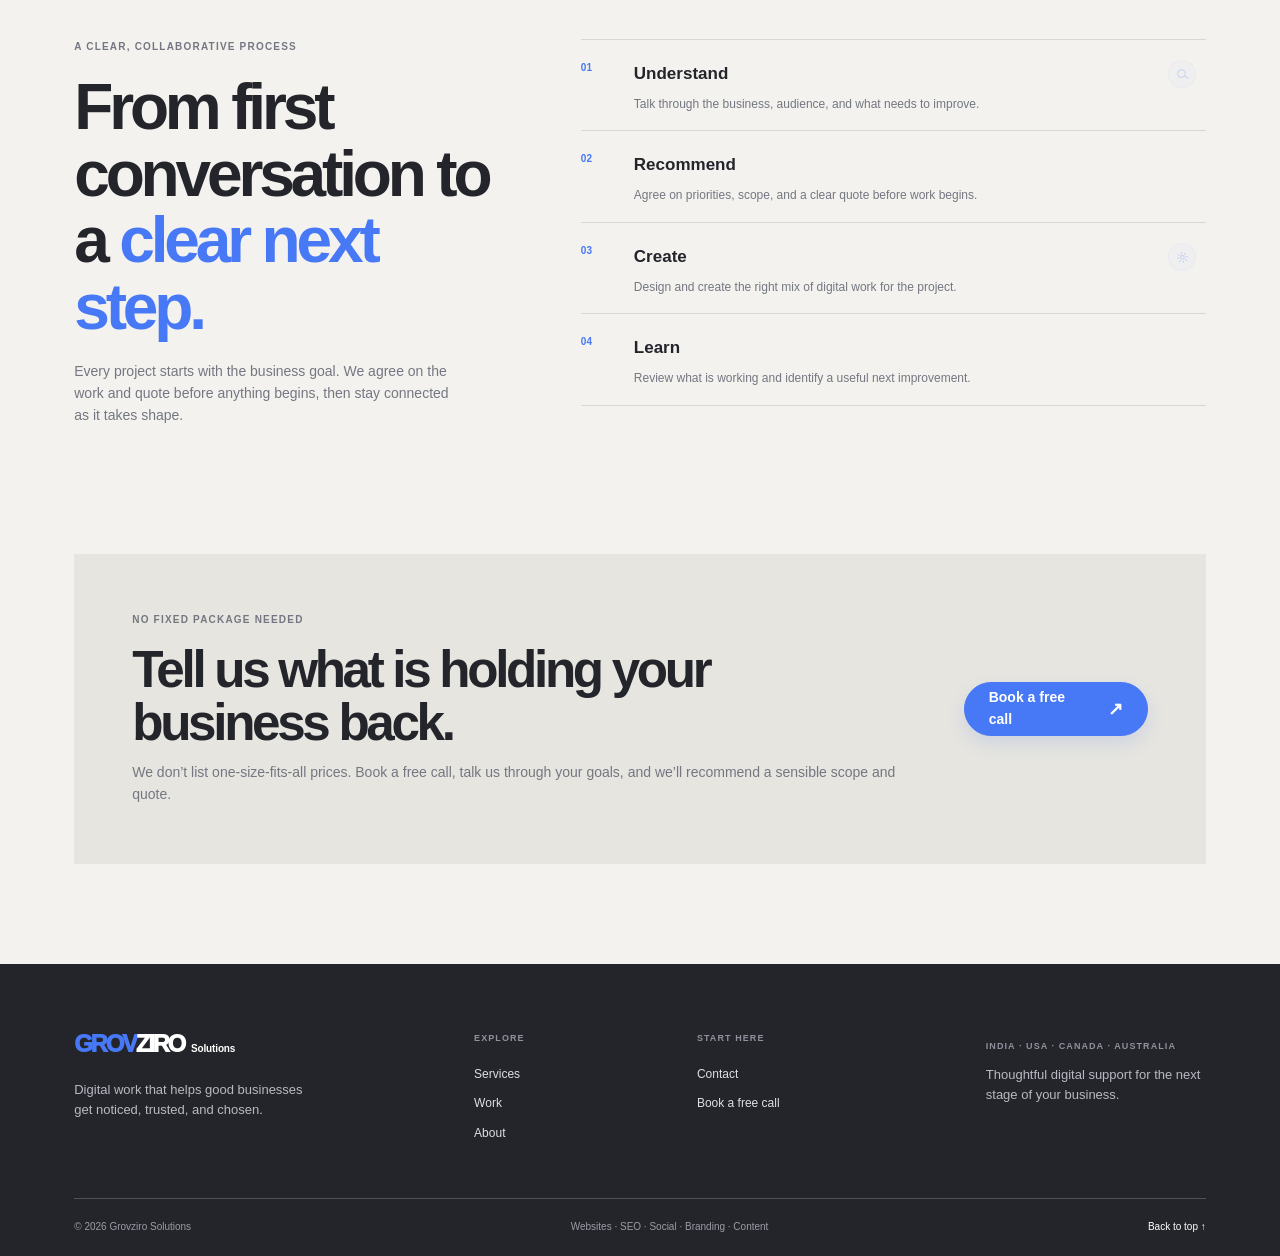
<file: services.html>
<!doctype html>
<html lang="en">
<head>
  <meta charset="utf-8"><meta name="viewport" content="width=device-width, initial-scale=1"><meta http-equiv="Content-Security-Policy" content="default-src 'self'; base-uri 'self'; object-src 'none'; script-src 'self'; style-src 'self'; img-src 'self' data:; font-src 'self'; connect-src 'self' https://formsubmit.co; form-action 'self' https://formsubmit.co; upgrade-insecure-requests"><meta name="referrer" content="strict-origin-when-cross-origin"><meta name="theme-color" content="#f3f2ef">
  <title>Services | Grovziro Solutions</title><meta name="description" content="Website design, SEO, performance and social marketing, email, influencer partnerships, branding, content, and conversion optimization.">
  <link rel="icon" href="assets/favicon.svg" type="image/svg+xml"><link rel="stylesheet" href="assets/styles.css?v=20261017-services"><script src="assets/site-config.js" defer></script><script src="assets/main.js" defer></script>
</head>
<body>
  <a class="skip-link" href="#main">Skip to content</a>
  <header class="site-header"><a class="wordmark" href="index.html" aria-label="Grovziro Solutions home"><span>GROV</span><i>ZIRO</i><small>Solutions</small></a><button class="menu-toggle" type="button" aria-expanded="false" aria-controls="site-nav" aria-label="Open menu"><span></span><span></span></button><nav class="site-nav" id="site-nav" aria-label="Main navigation"><a aria-current="page" href="services.html">Services</a><a href="work.html">Work</a><a href="about.html">About</a><a href="contact.html">Contact</a><a class="button button-small booking-link" href="contact.html#contact-form">Book a free call <span aria-hidden="true">↗</span></a></nav></header>
  <main id="main" tabindex="-1">
    <section class="page-hero section-wrap page-hero-service"><div class="section-kicker">SERVICES / 01</div><div class="page-hero-grid"><div><h1>Build a digital presence that <em>works harder.</em></h1><p class="page-lede">Websites and focused marketing support to help people understand your business, trust your offer, and take the next step.</p><a class="button booking-link" href="contact.html#contact-form">Talk through your goals <span aria-hidden="true">↗</span></a></div><div class="page-hero-art service-hero-art" aria-hidden="true"><div class="service-hero-glow"></div><img class="service-hero-image" src="assets/grovziro-growth-cards.jpg" alt=""></div></div></section>
    <section class="audience-band section-wrap"><div class="section-kicker">WHO WE SUPPORT</div><div class="audience-band-grid"><article id="home-services"><span>01 / INTERNATIONAL HOME SERVICES</span><h2>Make your business the easy choice.</h2><p>For service businesses across the USA, Canada, and Australia. We help you explain your services clearly, build trust online, and make it simple for customers to call or request a quote.</p><div class="tag-list"><span>HVAC</span><span>Roofing</span><span>Plumbing</span><span>Landscaping</span><span>Cleaning</span></div></article><article id="startups"><span>02 / INDIAN STARTUPS</span><h2>Give a good idea the presence it deserves.</h2><p>For early-stage businesses ready to move past a rough first website and present their work with clarity, confidence, and a more considered design.</p><div class="tag-list"><span>First website</span><span>Redesign</span><span>Launch support</span></div></article></div></section>
    <section class="service-details section-wrap section-space"><div class="section-heading"><div><div class="section-kicker">WHAT WE CAN BUILD TOGETHER</div><h2>Focused services.<br><em>Connected thinking.</em></h2></div><p class="section-heading-note">Start with the need that matters most. We’ll understand your business, agree on the right scope, and shape the work around your goals.</p></div>
      <nav class="service-index" aria-label="Explore our services"><a href="#websites"><span>01</span>Websites <b aria-hidden="true">↗</b></a><a href="#seo"><span>02</span>SEO <b aria-hidden="true">↗</b></a><a href="#performance"><span>03</span>Performance <b aria-hidden="true">↗</b></a><a href="#social"><span>04</span>Social media <b aria-hidden="true">↗</b></a><a href="#email"><span>05</span>Email <b aria-hidden="true">↗</b></a><a href="#influencer"><span>06</span>Influencer <b aria-hidden="true">↗</b></a><a href="#branding"><span>07</span>Branding <b aria-hidden="true">↗</b></a><a href="#content"><span>08</span>Content <b aria-hidden="true">↗</b></a><a href="#cro"><span>09</span>Conversion <b aria-hidden="true">↗</b></a></nav>
      <article class="service-detail" id="websites"><div class="service-detail-index">01</div><div class="service-detail-main"><div class="service-detail-label">WEBSITE DESIGN &amp; DEVELOPMENT</div><h3>A website that makes the next step clear.</h3><p>Give customers a clear picture of what you do, who you help, and how to get in touch. We plan and design the experience around your audience, whether you need a first website or a more effective redesign.</p><div class="service-detail-subhead">A project can include</div><ul><li>Business websites and focused landing pages</li><li>Service pages and quote or enquiry paths</li><li>Responsive layouts for phones and desktops</li><li>Clear calls to call, book, or get an estimate</li></ul><p class="service-detail-fit"><b>Useful for:</b> home-service businesses that want more direct enquiries, and startups preparing a confident online launch.</p></div><div class="service-detail-mark mark-web" aria-hidden="true"><svg viewBox="0 0 24 24"><rect x="3" y="4" width="18" height="16" rx="2"/><path d="M3 9h18M7 6.5h.01M10 6.5h.01M7 13h5m-5 3h9"/></svg></div></article>
      <article class="service-detail" id="seo"><div class="service-detail-index">02</div><div class="service-detail-main"><div class="service-detail-label">SEARCH ENGINE OPTIMIZATION</div><h3>Help the right people find you.</h3><p>Build a stronger foundation for search with improvements guided by your audience, your services, and the way people look for them. The plan is shaped around your current website and the markets you serve.</p><div class="service-detail-subhead">A project can include</div><ul><li>Website and search visibility review</li><li>Keyword and service-page planning</li><li>On-page and technical improvements</li><li>Useful local and service-focused content</li></ul><p class="service-detail-fit"><b>Useful for:</b> local service providers and growing businesses that want their website to support ongoing discovery.</p></div><div class="service-detail-mark mark-seo" aria-hidden="true"><svg viewBox="0 0 24 24"><circle cx="10.5" cy="10.5" r="6.5"/><path d="m15.5 15.5 5 5M8 12l2-2 2 1 2-3"/></svg></div></article>
      <article class="service-detail" id="performance"><div class="service-detail-index">03</div><div class="service-detail-main"><div class="service-detail-label">PERFORMANCE MARKETING</div><h3>Put campaign spend behind a clear plan.</h3><p>Plan paid campaigns around a specific audience, offer, and next step. We connect campaign messaging and creative to the page or enquiry path people see after they click.</p><div class="service-detail-subhead">A project can include</div><ul><li>Campaign goals and audience planning</li><li>Paid search or social campaign setup</li><li>Ad messaging and creative direction</li><li>Performance review and refinement priorities</li></ul><p class="service-detail-fit"><b>Useful for:</b> businesses ready to test or improve paid campaigns with a clear, agreed scope.</p></div><div class="service-detail-mark mark-performance" aria-hidden="true"><svg viewBox="0 0 24 24"><path d="M4 18V6m0 12h16M7 15l4-4 3 2 5-6"/><path d="M16 7h3v3"/></svg></div></article>
      <article class="service-detail" id="social"><div class="service-detail-index">04</div><div class="service-detail-main"><div class="service-detail-label">SOCIAL MEDIA MARKETING</div><h3>Show up with a consistent point of view.</h3><p>Make your social presence feel like a natural extension of your business. We help choose useful themes and create on-brand content that gives people a clearer sense of your work.</p><div class="service-detail-subhead">A project can include</div><ul><li>Channel and content direction</li><li>Content calendars and post themes</li><li>Social post concepts, captions, and creative</li><li>Campaign content aligned with your website</li></ul><p class="service-detail-fit"><b>Useful for:</b> businesses that need a clearer, more consistent way to communicate online.</p></div><div class="service-detail-mark mark-social" aria-hidden="true"><svg viewBox="0 0 24 24"><path d="M20 11.5a7.5 7.5 0 0 1-7.5 7.5H7l-4 2 1.3-4A7.5 7.5 0 1 1 20 11.5Z"/><path d="M8 11h.01M12 11h.01M16 11h.01"/></svg></div></article>
      <article class="service-detail" id="email"><div class="service-detail-index">05</div><div class="service-detail-main"><div class="service-detail-label">EMAIL MARKETING</div><h3>Keep good conversations moving.</h3><p>Use email to share useful updates, follow up with interested customers, and stay present between visits. We shape campaigns around your audience and the action you want to make easy.</p><div class="service-detail-subhead">A project can include</div><ul><li>Campaign goals and audience segments</li><li>Newsletter and campaign planning</li><li>Email copy and visual design</li><li>Welcome or follow-up sequence planning</li></ul><p class="service-detail-fit"><b>Useful for:</b> teams with an audience or customer list they want to communicate with more consistently.</p></div><div class="service-detail-mark mark-email" aria-hidden="true"><svg viewBox="0 0 24 24"><rect x="3" y="5" width="18" height="14" rx="2"/><path d="m4 7 8 6 8-6"/></svg></div></article>
      <article class="service-detail" id="influencer"><div class="service-detail-index">06</div><div class="service-detail-main"><div class="service-detail-label">INFLUENCER MARKETING</div><h3>Find the right people to tell your story.</h3><p>Build creator partnerships that feel relevant to your audience and brand. We help set the brief, identify a fit, and keep the collaboration focused on a clear message.</p><div class="service-detail-subhead">A project can include</div><ul><li>Creator and audience fit research</li><li>Campaign brief and talking points</li><li>Outreach and collaboration planning</li><li>Content review and campaign recap</li></ul><p class="service-detail-fit"><b>Useful for:</b> businesses exploring trusted voices and creator-led campaign content.</p></div><div class="service-detail-mark mark-influencer" aria-hidden="true"><svg viewBox="0 0 24 24"><circle cx="9" cy="8" r="3"/><path d="M3.5 19a5.5 5.5 0 0 1 11 0M17 7l.8 1.8L20 9.5l-2.2.7L17 12l-.8-1.8-2.2-.7 2.2-.7L17 7Z"/></svg></div></article>
      <article class="service-detail" id="branding"><div class="service-detail-index">07</div><div class="service-detail-main"><div class="service-detail-label">BRANDING &amp; VISUAL IDENTITY</div><h3>Make your business easier to recognize.</h3><p>Create a considered identity that feels right for your business and stays consistent wherever customers meet it. We connect the visual choices to your audience, positioning, and practical needs.</p><div class="service-detail-subhead">A project can include</div><ul><li>Brand and visual direction</li><li>Logo and identity design, scoped to the project</li><li>Colour, typography, and graphic elements</li><li>Digital-ready brand assets and usage guidance</li></ul><p class="service-detail-fit"><b>Useful for:</b> new businesses finding their identity or established teams ready for a more consistent look.</p></div><div class="service-detail-mark mark-brand" aria-hidden="true"><svg viewBox="0 0 24 24"><path d="M12 3a9 9 0 1 0 0 18h1.2a2 2 0 0 0 1.4-3.4 1.7 1.7 0 0 1 1.2-2.9H18a3 3 0 0 0 3-3c0-4.8-4-8.7-9-8.7Z"/><path d="M7.5 10h.01M10 7.5h.01M14 7.5h.01"/></svg></div></article>
      <article class="service-detail" id="content"><div class="service-detail-index">08</div><div class="service-detail-main"><div class="service-detail-label">CONTENT &amp; CREATIVE</div><h3>Explain your value in words and visuals.</h3><p>Turn what you know about your business into useful, easy-to-follow content. We create materials that support your website, search presence, social channels, or a specific campaign.</p><div class="service-detail-subhead">A project can include</div><ul><li>Website and service-page copy</li><li>Content ideas for search and social</li><li>Campaign messaging and creative assets</li><li>Content shaped to your brand and audience</li></ul><p class="service-detail-fit"><b>Useful for:</b> teams with a good offer that need help explaining it clearly and consistently.</p></div><div class="service-detail-mark mark-content" aria-hidden="true"><svg viewBox="0 0 24 24"><path d="M6 3h8l4 4v14H6a2 2 0 0 1-2-2V5a2 2 0 0 1 2-2Z"/><path d="M14 3v5h5M8 12h8m-8 4h8"/></svg></div></article>
      <article class="service-detail" id="cro"><div class="service-detail-index">09</div><div class="service-detail-main"><div class="service-detail-label">CONVERSION RATE OPTIMIZATION</div><h3>Help more visitors take the next step.</h3><p>Review the journey from landing on a page to making contact. We identify friction, clarify the offer, and recommend practical improvements to the experience.</p><div class="service-detail-subhead">A project can include</div><ul><li>Page and customer-journey review</li><li>Calls-to-action and enquiry-form improvements</li><li>Landing-page layout and message refinements</li><li>Prioritized ideas for ongoing learning</li></ul><p class="service-detail-fit"><b>Useful for:</b> businesses that already attract visitors and want their website to make the next action clearer.</p></div><div class="service-detail-mark mark-cro" aria-hidden="true"><svg viewBox="0 0 24 24"><path d="M5 3v14l4-4 3 6 2-1-3-6h6L5 3Z"/><path d="M16 4h5m-2.5-2.5v5"/></svg></div></article>
    </section>
    <section class="about-process service-process section-wrap section-space"><div class="about-process-copy"><div class="section-kicker">A CLEAR, COLLABORATIVE PROCESS</div><h2>From first conversation to a <em>clear next step.</em></h2><p>Every project starts with the business goal. We agree on the work and quote before anything begins, then stay connected as it takes shape.</p></div><ol class="process-list"><li><span>01</span><div><div class="process-step-title"><b>Understand</b><span class="process-icon" aria-hidden="true"><svg viewBox="0 0 24 24" fill="none"><circle cx="10.5" cy="10.5" r="6.5"/><path d="m15.5 15.5 5 5"/></svg></span></div><p>Talk through the business, audience, and what needs to improve.</p></div></li><li><span>02</span><div><div class="process-step-title"><b>Recommend</b></div><p>Agree on priorities, scope, and a clear quote before work begins.</p></div></li><li><span>03</span><div><div class="process-step-title"><b>Create</b><span class="process-icon" aria-hidden="true"><svg viewBox="0 0 24 24" fill="none"><path d="M12 3v3m0 12v3M3 12h3m12 0h3M5.6 5.6l2.1 2.1m8.6 8.6 2.1 2.1m0-12.8-2.1 2.1m-8.6 8.6-2.1 2.1"/><circle cx="12" cy="12" r="3"/></svg></span></div><p>Design and create the right mix of digital work for the project.</p></div></li><li><span>04</span><div><div class="process-step-title"><b>Learn</b></div><p>Review what is working and identify a useful next improvement.</p></div></li></ol></section>
    <section class="service-cta section-wrap"><div><div class="section-kicker">NO FIXED PACKAGE NEEDED</div><h2>Tell us what is holding your business back.</h2><p>We don’t list one-size-fits-all prices. Book a free call, talk us through your goals, and we’ll recommend a sensible scope and quote.</p></div><a class="button booking-link" href="contact.html#contact-form">Book a free call <span aria-hidden="true">↗</span></a></section>
  </main>
  <footer class="site-footer"><div class="footer-main"><div class="footer-brand"><a class="wordmark wordmark-footer" href="index.html"><span>GROV</span><i>ZIRO</i><small>Solutions</small></a><p>Digital work that helps good businesses get noticed, trusted, and chosen.</p></div><div class="footer-column"><span>EXPLORE</span><a href="services.html">Services</a><a href="work.html">Work</a><a href="about.html">About</a></div><div class="footer-column"><span>START HERE</span><a href="contact.html">Contact</a><a class="booking-link" href="contact.html#contact-form">Book a free call</a></div><div class="footer-note"><span>INDIA · USA · CANADA · AUSTRALIA</span><p>Thoughtful digital support for the next stage of your business.</p></div></div><div class="footer-bottom"><span>© <span data-current-year></span> Grovziro Solutions</span><span>Websites · SEO · Social · Branding · Content</span><a href="#main">Back to top ↑</a></div></footer>
</body>
</html>
</file>
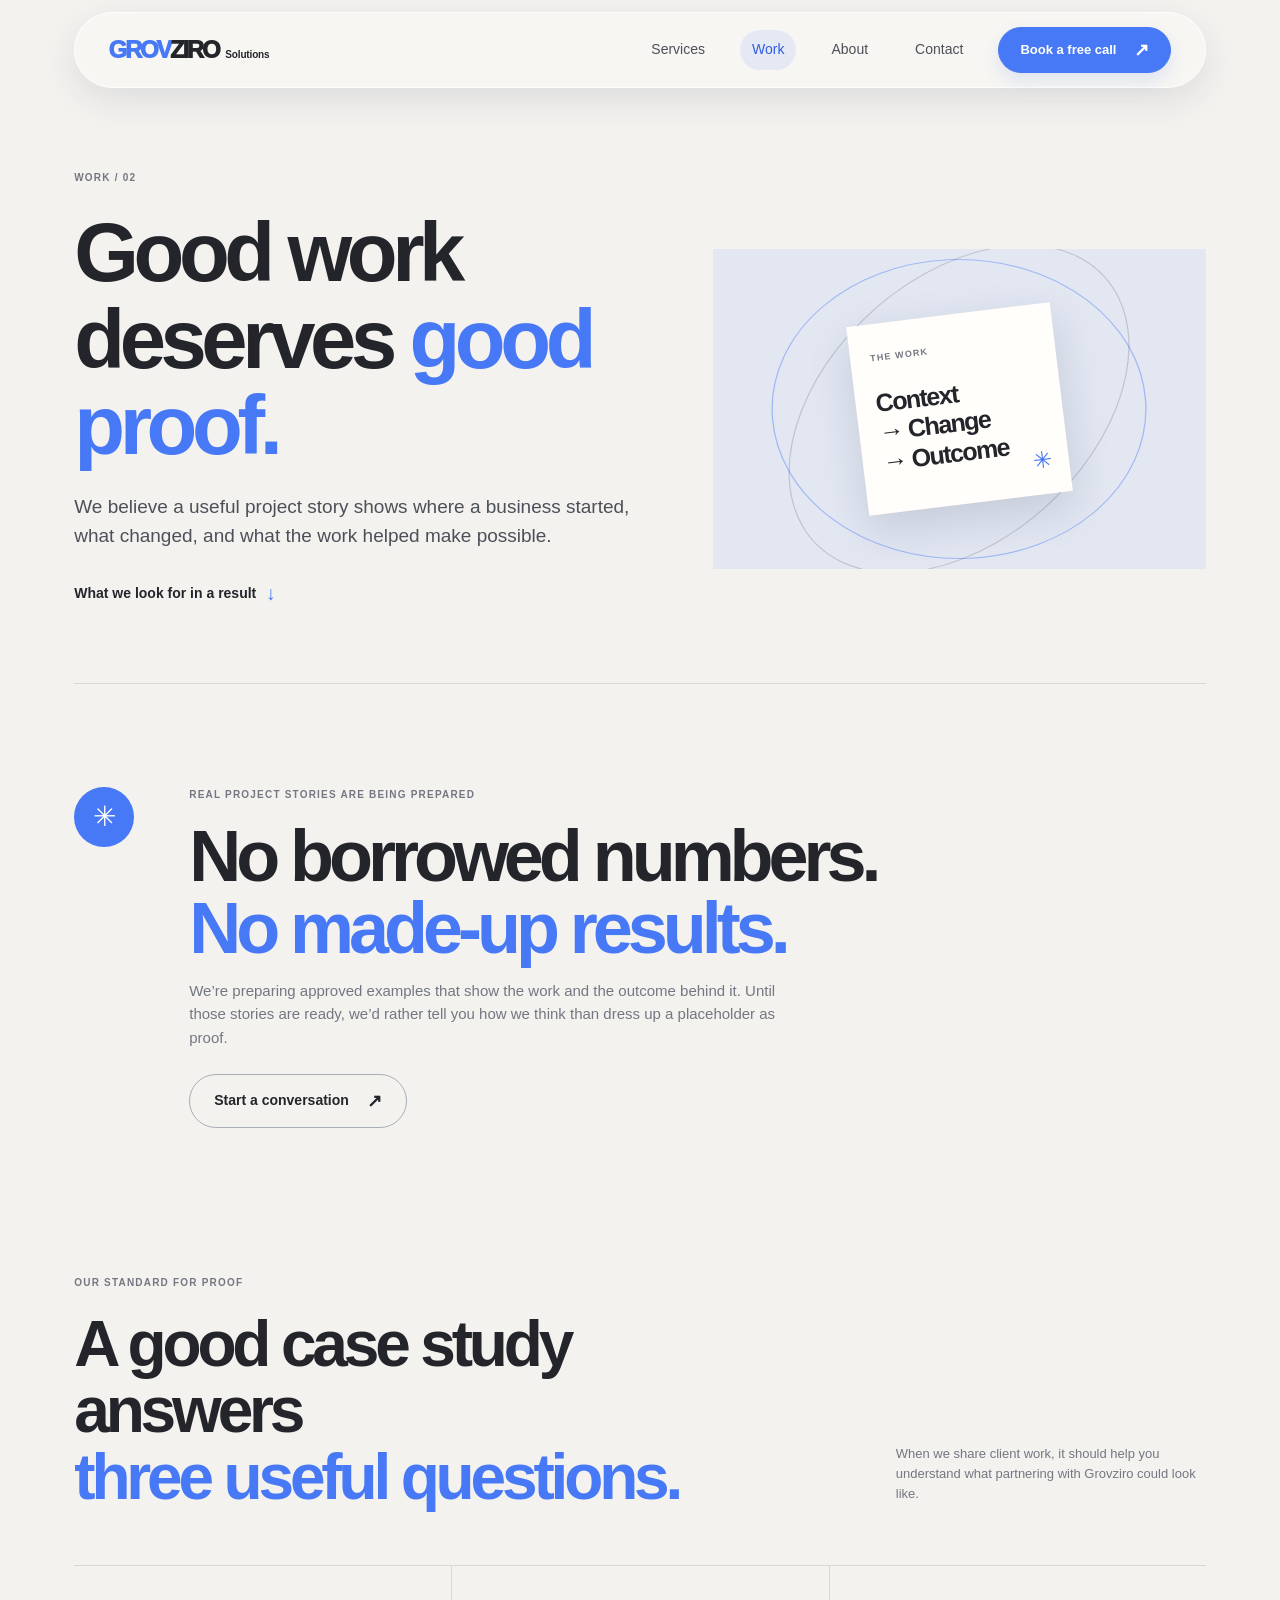
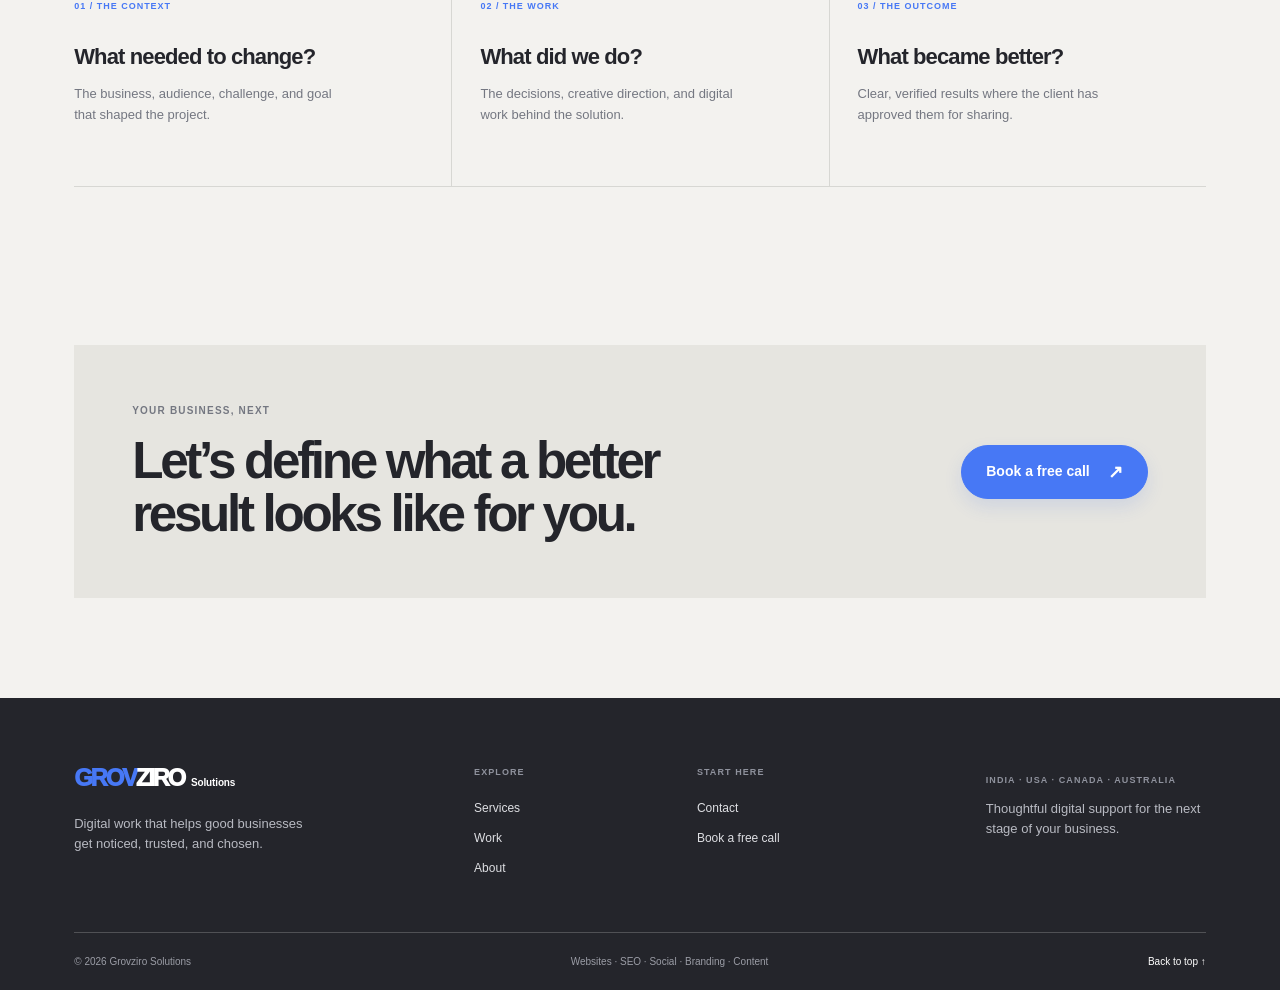
<file: work.html>
<!doctype html>
<html lang="en">
<head>
  <meta charset="utf-8"><meta name="viewport" content="width=device-width, initial-scale=1"><meta http-equiv="Content-Security-Policy" content="default-src 'self'; base-uri 'self'; object-src 'none'; script-src 'self'; style-src 'self'; img-src 'self' data:; font-src 'self'; connect-src 'self' https://formsubmit.co; form-action 'self' https://formsubmit.co; upgrade-insecure-requests"><meta name="referrer" content="strict-origin-when-cross-origin"><meta name="theme-color" content="#f3f2ef">
  <title>Work | Grovziro Solutions</title><meta name="description" content="Explore how Grovziro Solutions approaches websites, digital visibility, branding, and content.">
  <link rel="icon" href="assets/favicon.svg" type="image/svg+xml"><link rel="stylesheet" href="assets/styles.css"><script src="assets/site-config.js" defer></script><script src="assets/main.js" defer></script>
</head>
<body>
  <a class="skip-link" href="#main">Skip to content</a>
  <header class="site-header"><a class="wordmark" href="index.html" aria-label="Grovziro Solutions home"><span>GROV</span><i>ZIRO</i><small>Solutions</small></a><button class="menu-toggle" type="button" aria-expanded="false" aria-controls="site-nav" aria-label="Open menu"><span></span><span></span></button><nav class="site-nav" id="site-nav" aria-label="Main navigation"><a href="services.html">Services</a><a aria-current="page" href="work.html">Work</a><a href="about.html">About</a><a href="contact.html">Contact</a><a class="button button-small booking-link" href="contact.html#contact-form">Book a free call <span aria-hidden="true">↗</span></a></nav></header>
  <main id="main" tabindex="-1">
    <section class="page-hero section-wrap page-hero-work"><div class="section-kicker">WORK / 02</div><div class="page-hero-grid"><div><h1>Good work deserves <em>good proof.</em></h1><p class="page-lede">We believe a useful project story shows where a business started, what changed, and what the work helped make possible.</p><a class="text-link" href="#proof-standard">What we look for in a result <span aria-hidden="true">↓</span></a></div><div class="work-hero-art" aria-hidden="true"><div class="work-hero-ring ring-a"></div><div class="work-hero-ring ring-b"></div><div class="work-hero-card"><span>THE WORK</span><b>Context<br>→ Change<br>→ Outcome</b><i>✳</i></div></div></div></section>
    <section class="case-status section-wrap"><div class="case-status-mark" aria-hidden="true">✳</div><div class="case-status-content"><span class="eyebrow">REAL PROJECT STORIES ARE BEING PREPARED</span><h2>No borrowed numbers.<br><em>No made-up results.</em></h2><p>We’re preparing approved examples that show the work and the outcome behind it. Until those stories are ready, we’d rather tell you how we think than dress up a placeholder as proof.</p><a class="button button-outline" href="contact.html#contact-form">Start a conversation <span aria-hidden="true">↗</span></a></div></section>
    <section class="proof-standard section-wrap section-space" id="proof-standard"><div class="section-heading"><div><div class="section-kicker">OUR STANDARD FOR PROOF</div><h2>A good case study answers<br><em>three useful questions.</em></h2></div><p class="section-heading-note">When we share client work, it should help you understand what partnering with Grovziro could look like.</p></div><div class="proof-grid"><article><span>01 / THE CONTEXT</span><h3>What needed to change?</h3><p>The business, audience, challenge, and goal that shaped the project.</p></article><article><span>02 / THE WORK</span><h3>What did we do?</h3><p>The decisions, creative direction, and digital work behind the solution.</p></article><article><span>03 / THE OUTCOME</span><h3>What became better?</h3><p>Clear, verified results where the client has approved them for sharing.</p></article></div></section>
    <section class="work-cta section-wrap"><div><div class="section-kicker">YOUR BUSINESS, NEXT</div><h2>Let’s define what a better result looks like for you.</h2></div><a class="button booking-link" href="contact.html#contact-form">Book a free call <span aria-hidden="true">↗</span></a></section>
  </main>
  <footer class="site-footer"><div class="footer-main"><div class="footer-brand"><a class="wordmark wordmark-footer" href="index.html"><span>GROV</span><i>ZIRO</i><small>Solutions</small></a><p>Digital work that helps good businesses get noticed, trusted, and chosen.</p></div><div class="footer-column"><span>EXPLORE</span><a href="services.html">Services</a><a href="work.html">Work</a><a href="about.html">About</a></div><div class="footer-column"><span>START HERE</span><a href="contact.html">Contact</a><a class="booking-link" href="contact.html#contact-form">Book a free call</a></div><div class="footer-note"><span>INDIA · USA · CANADA · AUSTRALIA</span><p>Thoughtful digital support for the next stage of your business.</p></div></div><div class="footer-bottom"><span>© <span data-current-year></span> Grovziro Solutions</span><span>Websites · SEO · Social · Branding · Content</span><a href="#main">Back to top ↑</a></div></footer>
</body>
</html>
</file>
<file: assets/styles.css>
:root {
  color-scheme: light;
  --paper: #f3f2ef;
  --paper-deep: #eae9e5;
  --white: #fffefa;
  --ink: #24252b;
  --ink-soft: #4d5059;
  --muted: #747781;
  --blue: #4778f5;
  --blue-dark: #2e5de1;
  --line: #d7d7d3;
  --line-dark: rgba(255, 255, 255, .2);
  --display: "Helvetica Neue", Helvetica, Arial, sans-serif;
  --body: "Helvetica Neue", Helvetica, Arial, sans-serif;
  --max: 1240px;
  --gutter: clamp(22px, 5.8vw, 88px);
}

* { box-sizing: border-box; }
html { scroll-behavior: smooth; overflow-x: clip; }
body { margin: 0; background: var(--paper); color: var(--ink); font-family: var(--body); font-size: 16px; line-height: 1.55; overflow-x: clip; }
body.menu-open { overflow: hidden; }
button, input, select, textarea { font: inherit; }
a { color: inherit; text-decoration: none; }
button, a { -webkit-tap-highlight-color: transparent; }
img, svg { max-width: 100%; }
::selection { background: var(--blue); color: white; }

.skip-link { position: fixed; z-index: 100; top: 12px; left: 12px; padding: 12px 16px; transform: translateY(-160%); background: var(--ink); color: white; border-radius: 8px; }
.skip-link:focus { transform: translateY(0); }
.section-wrap { width: min(100% - var(--gutter) * 2, var(--max)); margin-inline: auto; }
.section-space { padding-block: clamp(78px, 10vw, 148px); }

.site-header { width: min(100% - var(--gutter) * 2, var(--max)); height: 76px; margin: 12px auto 0; padding: 0 clamp(16px, 2.6vw, 36px); display: flex; align-items: center; justify-content: space-between; position: sticky; top: 12px; z-index: 50; border: 1px solid rgba(255, 255, 255, .78); border-radius: 999px; background: rgba(248, 247, 244, .72); -webkit-backdrop-filter: blur(22px) saturate(155%); backdrop-filter: blur(22px) saturate(155%); box-shadow: 0 12px 36px rgba(35, 43, 66, .1); transition: background-color .25s ease, border-color .25s ease, box-shadow .25s ease; }
.site-header.is-scrolled { border-color: rgba(255, 255, 255, .9); background: rgba(250, 249, 247, .86); box-shadow: 0 14px 38px rgba(35, 43, 66, .15); }
.wordmark { display: inline-flex; align-items: baseline; gap: 0; font-weight: 950; font-size: 24px; letter-spacing: -.095em; line-height: 1; white-space: nowrap; }
.wordmark span { color: var(--blue); }
.wordmark i { color: var(--ink); font-style: normal; }
.wordmark small { margin-left: 7px; font-size: 10px; font-weight: 650; letter-spacing: -.015em; }
.site-nav { display: flex; align-items: center; gap: clamp(10px, 1.8vw, 24px); font-size: 14px; }
.site-nav > a:not(.button) { position: relative; padding: 9px 12px; border-radius: 999px; color: var(--ink-soft); transition: color .2s ease, background-color .2s ease; }
.site-nav > a:not(.button):hover, .site-nav > a[aria-current="page"] { color: var(--blue-dark); background: rgba(71, 120, 245, .1); }
.site-nav > a[aria-current="page"]::after { display: none; }
.menu-toggle { display: none; }

.button { min-height: 54px; display: inline-flex; align-items: center; justify-content: center; gap: 18px; padding: 0 24px; border: 1px solid var(--blue); border-radius: 999px; background: var(--blue); color: white; font-size: 14px; font-weight: 700; transition: background .2s ease, color .2s ease, transform .2s ease, box-shadow .2s ease; box-shadow: 0 8px 18px rgba(55, 98, 225, .13); }
.button span { font-size: 18px; line-height: 1; transition: transform .2s ease; }
.button:hover { background: var(--blue-dark); border-color: var(--blue-dark); transform: translateY(-2px); box-shadow: 0 12px 24px rgba(55, 98, 225, .18); }
.button:hover span { transform: translate(2px, -2px); }
.button:focus-visible, .text-link:focus-visible, .site-nav a:focus-visible, .footer-column a:focus-visible, .menu-toggle:focus-visible { outline: 3px solid var(--blue); outline-offset: 4px; }
.button-small { min-height: 46px; padding-inline: 21px; font-size: 13px; }
.button-outline { background: transparent; color: var(--ink); border-color: #aaaeb8; box-shadow: none; }
.button-outline:hover { color: white; }
.button-light { background: var(--white); border-color: var(--white); color: var(--ink); box-shadow: none; }
.button-light:hover { background: #e3e9ff; color: var(--ink); border-color: #e3e9ff; }
.text-link { display: inline-flex; align-items: center; gap: 10px; color: var(--ink); font-size: 14px; font-weight: 700; }
.text-link span { color: var(--blue); font-size: 19px; transition: transform .2s ease; }
.text-link:hover span { transform: translateX(4px); }

.hero { min-height: min(620px, calc(100svh - 88px)); padding-block: clamp(40px, 5vw, 70px) 48px; display: grid; grid-template-columns: 1.13fr .87fr; align-items: center; gap: clamp(24px, 4vw, 64px); }
.hero-copy { position: relative; z-index: 2; }
.eyebrow, .section-kicker { margin: 0; color: var(--muted); font-size: 10px; font-weight: 750; letter-spacing: .12em; text-transform: uppercase; }
.eyebrow { display: flex; align-items: center; gap: 9px; }
.eyebrow-dot { width: 7px; height: 7px; display: inline-block; border-radius: 50%; background: var(--blue); box-shadow: 0 0 0 4px rgba(71, 120, 245, .12); }
h1, h2, h3, p { margin-top: 0; }
h1, h2, h3 { font-family: var(--display); }
.hero h1 { max-width: 780px; margin: 28px 0 22px; font-size: clamp(50px, 6.1vw, 88px); line-height: .99; font-weight: 780; letter-spacing: -.075em; }
h1 em, h2 em { color: var(--blue); font-style: normal; }
.hero-lede { max-width: 540px; color: var(--ink-soft); font-size: clamp(16px, 1.4vw, 19px); line-height: 1.65; }
.hero-actions { margin-top: 32px; display: flex; align-items: center; flex-wrap: wrap; gap: 24px; }
.hero-note { margin: 37px 0 0; color: var(--muted); font-size: 11px; letter-spacing: .045em; }

.hero-art { height: 430px; position: relative; display: grid; place-items: center; isolation: isolate; }
.home-growth-visual { width: min(100%, 560px); height: min(100%, 350px); position: relative; display: grid; place-items: center; overflow: hidden; background: linear-gradient(135deg, #e8edff 0%, #dfe7ff 52%, #e8edff 100%); }
.home-growth-visual::before { content: ""; position: absolute; inset: 0; background: radial-gradient(circle at 50% 48%, rgba(255, 255, 255, .68), transparent 56%); }
.growth-ring { position: absolute; top: 50%; left: 50%; aspect-ratio: 1; border: 1px solid rgba(71, 120, 245, .2); border-radius: 50%; transform: translate(-50%, -50%); }
.growth-ring-outer { height: 96%; border-color: rgba(71, 120, 245, .08); }
.growth-ring-middle { height: 77%; border-color: rgba(71, 120, 245, .13); }
.growth-ring-inner { height: 58%; border-color: rgba(71, 120, 245, .28); background: rgba(255, 255, 255, .14); }
.growth-core { width: 46%; aspect-ratio: 1; position: relative; z-index: 1; display: flex; align-items: center; justify-content: center; flex-direction: column; gap: 7px; border-radius: 50%; background: var(--blue); color: #fff; box-shadow: 0 20px 45px rgba(49, 90, 212, .24); transform: rotate(-8deg); }
.growth-core span { font-size: clamp(9px, .9vw, 12px); font-weight: 850; letter-spacing: .12em; }
.growth-core b { font-size: 14px; line-height: .7; }
.growth-endnote { position: absolute; right: 5%; bottom: 8%; z-index: 1; color: var(--ink); font-size: 9px; font-weight: 850; letter-spacing: .11em; line-height: 1.55; text-align: right; }
.hero-stats { padding-block: 8px 36px; }
.hero-stats-grid { padding-top: 25px; display: grid; grid-template-columns: repeat(4, minmax(0, 1fr)); gap: 24px; border-top: 1px solid var(--line); }
.hero-stat { display: flex; flex-direction: column; gap: 8px; }
.hero-stat strong { color: var(--blue); font-size: clamp(36px, 4.5vw, 58px); font-weight: 760; letter-spacing: -.065em; line-height: 1; }
.hero-stat span { color: var(--muted); font-size: 14px; line-height: 1.35; }
@keyframes stacked-float { 0%, 100% { transform: translateY(0) rotate(0); } 50% { transform: translateY(-8px) rotate(.35deg); } }
.orbit { position: absolute; width: 360px; height: 360px; border: 1px solid rgba(71, 120, 245, .2); border-radius: 50%; transform: rotate(-24deg) scaleY(.74); }
.orbit-one { width: 430px; height: 330px; transform: rotate(26deg) scaleY(.69); border-color: rgba(36, 37, 43, .14); }
.orbit-two { width: 350px; height: 420px; transform: rotate(54deg) scaleY(.67); }
.art-card { position: absolute; border: 1px solid rgba(35, 47, 80, .09); border-radius: 20px; background: rgba(255, 254, 250, .9); box-shadow: 0 25px 80px rgba(36, 52, 99, .11); backdrop-filter: blur(12px); }
.art-card-main { width: min(82%, 365px); min-height: 270px; padding: 28px; transform: rotate(-5deg); }
.art-card-head { display: flex; align-items: center; justify-content: space-between; color: #7a7f8d; font-size: 9px; font-weight: 800; letter-spacing: .12em; }
.art-spark { color: var(--blue); font-size: 24px; }
.art-lines { margin-top: 34px; display: grid; gap: 12px; }
.art-lines i { height: 13px; display: block; border-radius: 99px; background: #e8e9ec; }
.art-lines i:first-child { width: 82%; height: 22px; background: var(--ink); }
.art-lines i:nth-child(2) { width: 67%; }
.art-lines i:nth-child(3) { width: 48%; }
.art-route { margin-top: 35px; display: flex; align-items: center; }
.route-dot { width: 11px; height: 11px; border: 3px solid var(--blue); border-radius: 50%; background: white; }
.route-dot-end { width: 17px; height: 17px; background: var(--blue); box-shadow: 0 0 0 5px rgba(71, 120, 245, .12); }
.route-line { height: 2px; flex: 1; background: repeating-linear-gradient(90deg, var(--blue) 0 6px, transparent 6px 11px); }
.art-card-foot { margin-top: 12px; display: flex; justify-content: space-between; color: #828691; font-size: 9px; font-weight: 650; }
.art-label { position: absolute; color: var(--ink-soft); font-size: 9px; font-weight: 800; letter-spacing: .1em; }
.art-label-top { top: 26px; right: -2px; padding: 12px 15px; background: var(--white); border-radius: 99px; box-shadow: 0 8px 30px rgba(33, 37, 50, .08); }
.pulse { width: 6px; height: 6px; margin-right: 8px; display: inline-block; vertical-align: 1px; border-radius: 50%; background: var(--blue); box-shadow: 0 0 0 4px rgba(71, 120, 245, .12); }
.art-card-floating { right: -8px; bottom: 45px; display: flex; align-items: center; gap: 12px; padding: 15px 19px; font-size: 11px; font-weight: 650; line-height: 1.35; transform: rotate(4deg); }
.floating-icon { width: 34px; height: 34px; display: grid; place-items: center; border-radius: 50%; background: var(--blue); color: white; font-size: 17px; }
.art-stamp { position: absolute; left: 4px; bottom: 55px; width: 55px; height: 55px; display: grid; place-content: center; transform: rotate(-13deg); border: 1px solid rgba(36,37,43,.2); border-radius: 50%; color: var(--blue); font-size: 21px; font-weight: 900; line-height: .65; text-align: center; }
.art-stamp small { color: var(--ink); font-size: 10px; }
.art-location { position: absolute; bottom: 3px; color: var(--muted); font-size: 8px; font-weight: 750; letter-spacing: .12em; }
.art-location span { margin-inline: 5px; color: var(--blue); }

.ticker { overflow: hidden; background: var(--blue); color: white; }
.ticker-track { width: max-content; min-height: 58px; display: flex; align-items: center; gap: 24px; padding-inline: 24px; animation: ticker-scroll 36s linear infinite; font-size: 11px; font-weight: 750; letter-spacing: .08em; text-transform: uppercase; }
.ticker-track b { color: #cbd8ff; font-size: 15px; }
@keyframes ticker-scroll { to { transform: translateX(-50%); } }

.intro { padding-bottom: 65px; }
.intro-content { margin-top: 26px; display: grid; grid-template-columns: 1.3fr .7fr; gap: 10%; align-items: end; }
.intro-content h2, .section-heading h2, .approach h2, .work-teaser h2, .page-hero h1, .about-statement h2, .about-process h2, .service-cta h2, .work-cta h2, .contact-bottom h2 { margin-bottom: 0; font-size: clamp(38px, 5vw, 68px); line-height: 1.04; letter-spacing: -.065em; font-weight: 760; }
.intro-content h2 { max-width: 790px; }
.intro-content h2 span, .about-statement h2 span { color: var(--blue); }
.intro-side { padding-bottom: 5px; }
.intro-side p { max-width: 340px; margin-bottom: 20px; color: var(--muted); font-size: 15px; }
.market-grid { margin-top: 70px; display: grid; grid-template-columns: 1fr 1fr; gap: 18px; }
.market-card { min-height: 325px; padding: clamp(26px, 4vw, 46px); position: relative; overflow: hidden; isolation: isolate; border-radius: 4px; }
.market-card-blue { background: #dce5ff; }
.market-card-dark { background: #282a32; color: white; }
.market-card-top { display: flex; align-items: center; justify-content: space-between; font-size: 9px; font-weight: 800; letter-spacing: .12em; }
.market-card-top span:last-child { color: var(--blue); font-size: 19px; }
.market-card h3 { max-width: 390px; margin: 38px 0 13px; font-size: clamp(27px, 3vw, 40px); line-height: 1.05; letter-spacing: -.055em; }
.market-card p { max-width: 420px; margin-bottom: 24px; color: var(--ink-soft); font-size: 14px; }
.market-card-dark p { color: #b8bac2; }
.market-card > a { position: relative; z-index: 2; display: inline-flex; align-items: center; gap: 9px; font-size: 12px; font-weight: 750; }
.market-card > a span { color: var(--blue); font-size: 17px; }
.market-mark { position: absolute; z-index: -1; right: 24px; bottom: -92px; color: rgba(71, 120, 245, .12); font-size: 245px; font-weight: 900; letter-spacing: -.12em; line-height: 1; }
.market-card-dark .market-mark { color: rgba(255, 255, 255, .05); }

.services-preview { padding-top: 55px; }
.section-heading { display: flex; align-items: end; justify-content: space-between; gap: 30px; }
.section-heading h2 { max-width: 700px; margin-top: 20px; }
.section-heading > .text-link { margin-bottom: 8px; }
.service-list { margin-top: 54px; border-top: 1px solid var(--line); }
.service-row { min-height: 91px; display: grid; grid-template-columns: 58px 1.1fr 1fr 35px; align-items: center; gap: 16px; border-bottom: 1px solid var(--line); transition: padding .2s ease, background .2s ease; }
.service-row:hover { padding-inline: 12px; background: rgba(255, 255, 255, .4); }
.service-number { color: var(--blue); font-size: 11px; font-weight: 800; }
.service-name { font-size: clamp(16px, 1.9vw, 22px); font-weight: 700; letter-spacing: -.035em; }
.service-desc { color: var(--muted); font-size: 12px; }
.service-arrow { justify-self: end; color: var(--blue); font-size: 21px; }
.service-catalog-grid { margin-top: 48px; display: grid; grid-template-columns: repeat(3, minmax(0, 1fr)); gap: 29px 18px; }
.service-catalog-card { min-height: 220px; padding: 21px 22px 24px; position: relative; z-index: 0; isolation: isolate; display: flex; flex-direction: column; align-items: flex-start; border: 1px solid rgba(36, 37, 43, .09); border-radius: 18px; background: var(--white); box-shadow: 0 12px 28px rgba(36, 43, 65, .045); transition: transform .28s ease, box-shadow .28s ease, border-color .28s ease; }
.service-catalog-card::before, .service-catalog-card::after { content: ""; position: absolute; z-index: -1; border: 1px solid rgba(71, 120, 245, .12); border-radius: 18px; transition: transform .28s ease, opacity .28s ease; }
.service-catalog-card::before { inset: 7px -5px -8px 5px; background: rgba(255, 255, 255, .78); transform: rotate(-1.5deg); }
.service-catalog-card::after { inset: 13px -9px -14px 9px; background: rgba(71, 120, 245, .045); transform: rotate(1.8deg); opacity: .72; }
.service-catalog-card:hover, .service-catalog-card:focus-visible { transform: translateY(-6px); z-index: 2; border-color: rgba(71, 120, 245, .32); box-shadow: 0 20px 38px rgba(36, 52, 99, .12); }
.service-catalog-card:hover::before, .service-catalog-card:focus-visible::before { transform: translateY(2px) rotate(-3deg); }
.service-catalog-card:hover::after, .service-catalog-card:focus-visible::after { transform: translateY(4px) rotate(3deg); opacity: 1; }
.service-catalog-card:focus-visible { outline: 3px solid var(--blue); outline-offset: 5px; }
.catalog-card-label { color: var(--muted); font-size: 8px; font-weight: 850; letter-spacing: .11em; }
.service-catalog-icon { width: 43px; height: 43px; margin: 17px 0 13px; display: grid; place-items: center; border-radius: 13px; background: #e7edff; color: var(--blue); }
.service-catalog-icon svg { width: 23px; height: 23px; fill: none; stroke: currentColor; stroke-width: 1.7; stroke-linecap: round; stroke-linejoin: round; }
.service-catalog-card h3 { max-width: calc(100% - 20px); margin: 0 0 7px; font-size: 19px; line-height: 1.12; letter-spacing: -.045em; }
.service-catalog-card p { max-width: 255px; margin: 0; color: var(--muted); font-size: 11px; line-height: 1.55; }
.service-catalog-arrow { position: absolute; right: 20px; bottom: 17px; color: var(--blue); font-size: 18px; transition: transform .2s ease; }
.service-catalog-card:hover .service-catalog-arrow { transform: translate(2px, -2px); }
.scope-note { margin: 18px 0 0; color: var(--muted); font-size: 12px; }
.scope-note a { color: var(--ink); font-weight: 700; }

.approach { padding-top: 45px; display: grid; grid-template-columns: .72fr 1.28fr; gap: clamp(40px, 9vw, 130px); }
.approach-side { position: relative; min-height: 410px; overflow: hidden; }
.approach h2 { margin-top: 22px; }
.approach-side > p { max-width: 330px; margin: 22px 0 18px; color: var(--muted); font-size: 14px; }
.approach-orbit { width: 130px; height: 130px; position: absolute; bottom: -30px; right: 16px; display: grid; place-items: center; border: 1px solid rgba(71, 120, 245, .4); border-radius: 50%; color: var(--blue); font-size: 40px; font-weight: 800; transform: rotate(-12deg); }
.approach-orbit::before, .approach-orbit::after { content: ""; position: absolute; inset: 14px -27px; border: 1px solid rgba(36, 37, 43, .14); border-radius: 50%; transform: rotate(43deg); }
.approach-orbit::after { transform: rotate(-43deg); }
.steps-list { border-top: 1px solid var(--line); }
.step-item { min-height: 99px; display: grid; grid-template-columns: 35px 1fr 20px; align-items: start; gap: 16px; padding: 22px 0; border-bottom: 1px solid var(--line); }
.step-item > span { padding-top: 4px; color: var(--blue); font-size: 10px; font-weight: 800; }
.step-item h3 { margin: 0 0 6px; font-size: 19px; letter-spacing: -.035em; }
.step-item p { max-width: 460px; margin: 0; color: var(--muted); font-size: 13px; }
.step-item > b { justify-self: end; color: #9ba0ae; font-size: 16px; }

.work-teaser { padding-top: 28px; }
.work-teaser-head { display: flex; align-items: end; justify-content: space-between; gap: 30px; }
.work-teaser h2 { margin-top: 20px; }
.work-teaser-head .text-link { margin-bottom: 8px; }
.work-honest { margin-top: 45px; padding: clamp(26px, 4vw, 50px); display: grid; grid-template-columns: 60px 1fr auto; align-items: center; gap: 25px; background: var(--paper-deep); }
.work-icon { width: 52px; height: 52px; display: grid; place-items: center; border-radius: 50%; background: var(--blue); color: white; font-size: 25px; }
.work-honest h3 { max-width: 580px; margin: 12px 0 8px; font-size: clamp(22px, 2.5vw, 30px); line-height: 1.1; letter-spacing: -.045em; }
.work-honest p:not(.eyebrow) { max-width: 600px; margin: 0; color: var(--muted); font-size: 13px; }

.cta-band { min-height: 340px; margin-block: 60px 100px; padding: clamp(32px, 6vw, 76px); position: relative; display: flex; align-items: end; justify-content: space-between; gap: 35px; overflow: hidden; border-radius: 4px; background: var(--blue); color: white; }
.cta-band::after { content: ""; width: 380px; height: 380px; position: absolute; top: -230px; right: 150px; border: 1px solid rgba(255,255,255,.2); border-radius: 50%; box-shadow: 0 0 0 42px rgba(255,255,255,.035), 0 0 0 84px rgba(255,255,255,.025); }
.cta-copy { max-width: 660px; position: relative; z-index: 1; }
.cta-copy .eyebrow { color: rgba(255, 255, 255, .75); }
.cta-copy h2 { margin: 16px 0 13px; font-size: clamp(40px, 5.6vw, 72px); line-height: .98; letter-spacing: -.07em; }
.cta-copy h2 em { color: #cad6ff; }
.cta-copy > p:last-child { max-width: 450px; margin: 0; color: rgba(255, 255, 255, .82); font-size: 14px; }
.cta-spark { position: absolute; top: 35px; right: 48px; color: rgba(255, 255, 255, .7); font-size: 60px; }
.cta-band .button { position: relative; z-index: 2; flex: 0 0 auto; }

.site-footer { padding: 0 var(--gutter); background: #24252b; color: white; }
.footer-main, .footer-bottom { width: min(100%, var(--max)); margin-inline: auto; }
.footer-main { padding-block: 68px 55px; display: grid; grid-template-columns: 1.35fr .7fr .75fr 1fr; gap: 32px; }
.wordmark-footer i, .wordmark-footer small { color: white; }
.footer-brand p { max-width: 240px; margin: 20px 0 0; color: #b8bac2; font-size: 13px; }
.footer-column { display: flex; flex-direction: column; align-items: start; gap: 11px; font-size: 12px; }
.footer-column > span, .footer-note > span { margin-bottom: 8px; color: #8f929d; font-size: 9px; font-weight: 800; letter-spacing: .12em; }
.footer-column a { color: #dedfe3; transition: color .2s ease; }
.footer-column a:hover { color: white; }
.footer-note { justify-self: end; }
.footer-note p { max-width: 220px; margin: 8px 0 0; color: #b8bac2; font-size: 13px; }
.footer-bottom { min-height: 58px; display: flex; align-items: center; justify-content: space-between; gap: 18px; border-top: 1px solid var(--line-dark); color: #9b9da6; font-size: 10px; }
.footer-bottom a { color: white; }

/* Interior page hero system */
.page-hero { padding-block: clamp(52px, 6.4vw, 88px) 58px; }
.page-hero-service { padding-block: clamp(32px, 4vw, 54px) 30px; }
.page-hero-grid { margin-top: 25px; display: grid; grid-template-columns: 1.1fr .9fr; gap: 36px; align-items: center; }
.page-hero-service .page-hero-grid { margin-top: 12px; gap: 20px; }
.page-hero h1 { max-width: 740px; font-size: clamp(48px, 6.5vw, 86px); }
.page-lede { max-width: 560px; margin: 22px 0 28px; color: var(--ink-soft); font-size: clamp(16px, 1.5vw, 19px); }
.page-hero-art { height: 330px; position: relative; overflow: hidden; display: grid; place-items: center; }
.service-hero-art { height: 285px; overflow: visible; background: transparent; }
.service-hero-glow { width: min(82%, 350px); aspect-ratio: 1; position: absolute; border-radius: 50%; background: radial-gradient(circle, rgba(71, 120, 245, .14), rgba(71, 120, 245, .045) 52%, transparent 72%); }
.service-hero-image { width: min(112%, 520px); height: 100%; position: relative; z-index: 1; object-fit: contain; mix-blend-mode: multiply; filter: drop-shadow(0 22px 34px rgba(36, 52, 99, .1)); animation: stacked-float 7s ease-in-out infinite; }
.service-hero-circle { width: 188px; height: 188px; position: absolute; display: flex; align-items: center; justify-content: center; flex-direction: column; gap: 5px; border-radius: 50%; background: var(--blue); color: white; transform: rotate(-8deg); box-shadow: 0 18px 38px rgba(49, 90, 212, .24); }
.service-hero-circle span { font-size: 10px; font-weight: 800; letter-spacing: .12em; }
.service-hero-circle b { font-size: 14px; line-height: 1; }
.service-hero-label { position: absolute; right: 24px; bottom: 25px; color: var(--ink); font-size: 9px; font-weight: 850; letter-spacing: .11em; text-align: right; }
.audience-band { padding-block: 52px 60px; border-top: 1px solid var(--line); }
.audience-band-grid { margin-top: 24px; display: grid; grid-template-columns: 1fr 1fr; gap: 40px; }
.audience-band-grid article { padding: 25px 28px 28px 0; }
.audience-band-grid article + article { padding-left: 40px; border-left: 1px solid var(--line); }
.audience-band-grid article > span, .proof-grid article > span, .values article > span { color: var(--blue); font-size: 9px; font-weight: 850; letter-spacing: .11em; }
.audience-band-grid h2 { max-width: 480px; margin: 17px 0 10px; font-size: clamp(28px, 3.4vw, 43px); line-height: 1.04; letter-spacing: -.055em; }
.audience-band-grid p { max-width: 500px; color: var(--muted); font-size: 14px; }
.tag-list { display: flex; flex-wrap: wrap; gap: 7px; margin-top: 20px; }
.tag-list span { padding: 7px 11px; border: 1px solid var(--line); border-radius: 99px; color: var(--ink-soft); font-size: 10px; font-weight: 650; }
.service-details { padding-top: 80px; }
.section-heading-note { max-width: 310px; margin: 0 0 6px; color: var(--muted); font-size: 13px; }
.service-index { margin: 34px 0 0; display: grid; grid-template-columns: repeat(3, minmax(0, 1fr)); border-top: 1px solid var(--line); border-left: 1px solid var(--line); }
.service-index a { min-height: 55px; padding: 0 13px; display: flex; align-items: center; gap: 9px; border-right: 1px solid var(--line); border-bottom: 1px solid var(--line); color: var(--ink); font-size: 11px; font-weight: 680; transition: color .2s ease, background-color .2s ease; }
.service-index a:hover, .service-index a:focus-visible { color: var(--blue-dark); background: rgba(71, 120, 245, .06); }
.service-index a > span { color: var(--blue); font-size: 9px; font-weight: 850; }
.service-index a > b { margin-left: auto; color: var(--blue); font-size: 13px; font-weight: 500; }
.service-detail { min-height: 280px; padding-block: 37px; display: grid; grid-template-columns: 58px 1fr 200px; align-items: center; gap: 26px; border-top: 1px solid var(--line); }
.service-detail:first-of-type { margin-top: 0; border-top: 0; }
.service-detail:last-of-type { border-bottom: 1px solid var(--line); }
.service-detail-index { align-self: start; padding-top: 6px; color: var(--blue); font-size: 11px; font-weight: 800; }
.service-detail-main { max-width: 760px; }
.service-detail-label { margin-bottom: 9px; color: var(--blue); font-size: 9px; font-weight: 850; letter-spacing: .12em; }
.service-detail-main h3 { margin: 0 0 11px; font-size: clamp(25px, 3.2vw, 38px); letter-spacing: -.05em; }
.service-detail-main p { max-width: 610px; margin: 0; color: var(--muted); font-size: 14px; }
.service-detail-subhead { margin-top: 20px; color: var(--ink); font-size: 10px; font-weight: 800; letter-spacing: .04em; }
.service-detail-main ul { display: grid; grid-template-columns: repeat(2, minmax(0, 1fr)); gap: 8px 24px; margin: 10px 0 0; padding: 0; list-style: none; color: var(--ink-soft); font-size: 11px; }
.service-detail-main li::before { content: "↗"; padding-right: 7px; color: var(--blue); }
.service-detail-main .service-detail-fit { margin-top: 16px; font-size: 11px; }
.service-detail-fit b { color: var(--ink); }
.service-detail-mark { width: 106px; height: 106px; justify-self: end; display: grid; place-items: center; border-radius: 28px; background: #e1e8fc; color: var(--blue); }
.service-detail-mark svg { width: 45px; height: 45px; fill: none; stroke: currentColor; stroke-width: 1.5; stroke-linecap: round; stroke-linejoin: round; }
.mark-seo { background: #e5e2db; color: var(--ink); font-size: 60px; }
.mark-social { background: #dce5ff; font-size: 64px; }
.mark-brand { background: #282a32; color: white; }
.mark-content { background: #e7dce7; color: #826192; font-size: 56px; }
.mark-performance { background: #dce5ff; }
.mark-email { background: #e6e5e0; }
.mark-influencer { background: #e7dce7; color: #826192; }
.mark-cro { background: #282a32; color: white; }
.service-cta, .work-cta { margin-bottom: 100px; padding: clamp(28px, 4.8vw, 58px); display: flex; align-items: center; justify-content: space-between; gap: 40px; background: #e6e5e0; }
.service-cta h2, .work-cta h2 { max-width: 650px; margin-top: 15px; font-size: clamp(34px, 4vw, 54px); }
.service-cta p { margin: 13px 0 0; color: var(--muted); font-size: 14px; }

/* Work page */
.page-hero-work { padding-bottom: 75px; }
.work-hero-art { height: 320px; position: relative; display: grid; place-items: center; overflow: hidden; background: #e2e7f2; }
.work-hero-ring { position: absolute; width: 300px; height: 300px; border: 1px solid rgba(71, 120, 245, .42); border-radius: 50%; transform: scaleX(1.25) rotate(-25deg); }
.ring-b { width: 230px; height: 360px; transform: scaleX(1.25) rotate(32deg); border-color: rgba(36, 37, 43, .18); }
.work-hero-card { width: 205px; height: 190px; position: relative; padding: 20px; transform: rotate(-7deg); background: var(--white); box-shadow: 0 16px 44px rgba(29, 39, 70, .15); }
.work-hero-card span { color: var(--muted); font-size: 9px; font-weight: 800; letter-spacing: .13em; }
.work-hero-card b { display: block; margin-top: 20px; font-size: 25px; line-height: 1.18; letter-spacing: -.06em; }
.work-hero-card i { position: absolute; right: 17px; bottom: 15px; color: var(--blue); font-size: 23px; font-style: normal; }
.case-status { padding-block: clamp(56px, 8vw, 104px); display: grid; grid-template-columns: 80px 1fr; gap: 35px; align-items: start; border-top: 1px solid var(--line); }
.case-status-mark { width: 60px; height: 60px; display: grid; place-items: center; border-radius: 50%; background: var(--blue); color: white; font-size: 28px; }
.case-status-content h2 { margin: 18px 0 15px; font-size: clamp(42px, 6vw, 72px); line-height: 1; letter-spacing: -.07em; }
.case-status-content > p:not(.eyebrow) { max-width: 600px; margin-bottom: 25px; color: var(--muted); font-size: 15px; }
.proof-standard { padding-top: 45px; }
.proof-grid { margin-top: 55px; display: grid; grid-template-columns: repeat(3, 1fr); border-top: 1px solid var(--line); border-bottom: 1px solid var(--line); }
.proof-grid article { min-height: 220px; padding: 26px 28px 28px 0; }
.proof-grid article + article { padding-left: 28px; border-left: 1px solid var(--line); }
.proof-grid h3 { margin: 23px 0 10px; font-size: 22px; letter-spacing: -.04em; }
.proof-grid p { max-width: 280px; margin: 0; color: var(--muted); font-size: 13px; }
.work-cta { margin-top: 30px; }

/* About page */
.about-hero-art { height: 340px; position: relative; display: grid; place-items: center; overflow: hidden; background: #dfe5f5; }
.about-orbit { width: 300px; height: 300px; position: absolute; border: 1px solid rgba(71, 120, 245, .36); border-radius: 50%; transform: scaleX(1.22) rotate(35deg); }
.about-orbit-two { width: 230px; height: 350px; transform: scaleX(1.2) rotate(-34deg); border-color: rgba(36, 37, 43, .17); }
.about-mark { width: 150px; height: 150px; position: relative; display: grid; place-items: center; border-radius: 50%; background: var(--blue); color: white; font-size: 72px; font-weight: 850; letter-spacing: -.1em; box-shadow: 0 18px 45px rgba(49, 90, 212, .25); }
.about-mark span { position: absolute; right: 24px; bottom: 27px; color: #d1dcff; font-size: 22px; }
.about-note { position: absolute; right: 18px; bottom: 18px; color: var(--ink); font-size: 9px; font-weight: 850; letter-spacing: .1em; text-align: right; }
.about-statement { display: grid; grid-template-columns: .4fr 1fr; gap: 50px; border-top: 1px solid var(--line); }
.about-statement h2 { max-width: 780px; font-size: clamp(36px, 5vw, 64px); }
.about-statement p { max-width: 630px; margin: 23px 0 0; color: var(--muted); font-size: 15px; }
.values { display: grid; grid-template-columns: repeat(3, 1fr); border-top: 1px solid var(--line); border-bottom: 1px solid var(--line); }
.values article { min-height: 230px; padding: 25px 28px 25px 0; }
.values article + article { padding-left: 28px; border-left: 1px solid var(--line); }
.values h3 { max-width: 300px; margin: 21px 0 10px; font-size: 24px; line-height: 1.1; letter-spacing: -.045em; }
.values p { max-width: 300px; margin: 0; color: var(--muted); font-size: 13px; }
.about-process { display: grid; grid-template-columns: .8fr 1.2fr; gap: 90px; }
.about-process h2 { margin-top: 20px; font-size: clamp(39px, 5vw, 64px); }
.about-process-copy > p { max-width: 380px; margin: 21px 0 0; color: var(--muted); font-size: 14px; }
.process-list { margin: 0; padding: 0; list-style: none; border-top: 1px solid var(--line); }
.process-list li { min-height: 86px; display: grid; grid-template-columns: 38px 1fr; gap: 15px; padding: 17px 0; border-bottom: 1px solid var(--line); transition: padding .22s ease, border-color .22s ease; }
.process-list li:hover, .process-list li:focus-within { padding-inline: 8px; border-color: rgba(71, 120, 245, .32); }
.process-list li > span { padding-top: 3px; color: var(--blue); font-size: 10px; font-weight: 800; }
.process-list b { font-size: 17px; }
.process-list p { margin: 4px 0 0; color: var(--muted); font-size: 12px; }
.process-step-title { min-height: 34px; display: flex; align-items: center; justify-content: space-between; gap: 14px; }
.process-icon { width: 34px; height: 34px; display: grid; place-items: center; flex: 0 0 auto; border: 1px solid rgba(71, 120, 245, .22); border-radius: 50%; background: rgba(71, 120, 245, .08); color: var(--blue); opacity: .25; transform: translateX(-7px) scale(.82) rotate(-10deg); transition: opacity .22s ease, transform .22s ease, background-color .22s ease; }
.process-icon svg { width: 17px; height: 17px; stroke: currentColor; stroke-width: 1.8; stroke-linecap: round; stroke-linejoin: round; }
.process-list li:hover .process-icon, .process-list li:focus-within .process-icon { opacity: 1; transform: translateX(0) scale(1) rotate(0); background: rgba(71, 120, 245, .14); }
.about-cta { margin-bottom: 100px; padding: clamp(34px, 6vw, 70px); position: relative; display: flex; align-items: end; justify-content: space-between; gap: 30px; overflow: hidden; background: var(--ink); color: white; }
.about-cta::after { content: ""; width: 260px; height: 260px; position: absolute; top: -135px; right: 150px; border: 1px solid rgba(255,255,255,.22); border-radius: 50%; box-shadow: 0 0 0 34px rgba(255,255,255,.04), 0 0 0 68px rgba(255,255,255,.025); }
.about-cta .eyebrow { color: #aeb1bc; }
.about-cta h2 { max-width: 650px; margin: 16px 0 0; font-size: clamp(38px, 5.5vw, 68px); line-height: 1; letter-spacing: -.07em; }
.about-cta .button { position: relative; z-index: 2; flex: 0 0 auto; }

/* Contact page */
.contact-hero { padding-block: clamp(42px, 6vw, 76px) 100px; }
.contact-hero-grid { margin-top: 25px; display: grid; grid-template-columns: .95fr 1.05fr; gap: clamp(34px, 6vw, 76px); align-items: stretch; }
.contact-info-column { min-width: 0; display: flex; flex-direction: column; gap: 14px; }
.contact-intro h1 { max-width: 570px; font-size: clamp(49px, 6.2vw, 82px); }
.contact-intro .page-lede { max-width: 500px; }
.contact-details { display: grid; gap: 12px; margin-top: 4px; }
.contact-detail-card { min-height: 84px; display: flex; align-items: center; gap: 18px; padding: 14px 18px; border: 1px solid #d5d4d2; border-radius: 20px; background: rgba(255, 255, 255, .58); box-shadow: 0 5px 18px rgba(37, 42, 55, .035); transition: transform .22s ease, border-color .22s ease, box-shadow .22s ease, background-color .22s ease; }
.contact-detail-card:hover, .contact-detail-card:focus-visible { transform: translateY(-2px); border-color: rgba(71, 120, 245, .48); background: rgba(255, 255, 255, .86); box-shadow: 0 12px 28px rgba(37, 67, 141, .1); }
.contact-icon { width: 54px; height: 54px; display: grid; place-items: center; flex: 0 0 auto; border-radius: 50%; background: rgba(71, 120, 245, .11); color: var(--blue); transition: transform .22s ease, background-color .22s ease; }
.contact-detail-card:hover .contact-icon, .contact-detail-card:focus-visible .contact-icon { transform: scale(1.08) rotate(-5deg); background: rgba(71, 120, 245, .17); }
.contact-icon svg { width: 23px; height: 23px; stroke: currentColor; stroke-width: 1.8; stroke-linecap: round; stroke-linejoin: round; }
.contact-detail-copy { min-width: 0; display: grid; gap: 3px; }
.contact-detail-copy small { color: var(--ink-soft); font-size: 10px; font-weight: 800; letter-spacing: .08em; }
.contact-detail-copy strong { color: var(--ink); font-size: clamp(12px, 1.15vw, 15px); font-weight: 550; overflow-wrap: anywhere; }
.book-call-card { margin-top: 6px; padding: clamp(22px, 3vw, 34px); border: 1px solid rgba(71, 120, 245, .18); border-radius: 22px; background: linear-gradient(135deg, rgba(255, 255, 255, .82), rgba(71, 120, 245, .08)); }
.book-call-label { display: flex; align-items: center; gap: 11px; color: var(--blue); font-size: 11px; font-weight: 750; letter-spacing: .1em; }
.book-call-label svg { width: 20px; height: 20px; stroke: currentColor; stroke-width: 1.8; stroke-linecap: round; stroke-linejoin: round; }
.book-call-card h2 { margin: 20px 0 8px; font-size: clamp(27px, 3vw, 38px); letter-spacing: -.05em; }
.book-call-card p { display: flex; align-items: center; gap: 9px; margin: 0 0 21px; color: var(--muted); font-size: 14px; }
.book-call-card p svg { width: 19px; height: 19px; stroke: currentColor; stroke-width: 1.8; stroke-linecap: round; stroke-linejoin: round; }
.book-call-card .button { width: 100%; }
.contact-panel { min-width: 0; padding: clamp(25px, 4vw, 43px); border: 1px solid #d8d7d5; border-radius: 22px; background: rgba(255, 255, 255, .62); box-shadow: 0 18px 48px rgba(44, 49, 64, .07); }
.contact-panel-head { display: flex; align-items: center; justify-content: space-between; }
.panel-spark { color: var(--blue); font-size: 24px; }
.contact-panel h2 { margin: 15px 0 8px; font-size: clamp(27px, 3vw, 36px); letter-spacing: -.05em; }
.panel-intro { max-width: 390px; margin: 0 0 24px; color: var(--muted); font-size: 13px; }
.inquiry-form { display: grid; grid-template-columns: 1fr 1fr; gap: 16px 17px; }
.form-field { min-width: 0; display: grid; gap: 7px; }
.inquiry-form label { align-self: end; color: var(--ink-soft); font-size: 10px; font-weight: 750; letter-spacing: .07em; }
.inquiry-form label span { color: var(--blue); }
.inquiry-form input, .inquiry-form select, .inquiry-form textarea { width: 100%; min-height: 52px; padding: 13px 15px; border: 1px solid #d2d2d4; border-radius: 16px; background: rgba(255, 255, 255, .64); color: var(--ink); font-size: 14px; outline: none; box-shadow: 0 2px 5px rgba(35, 39, 49, .07); transition: border-color .2s ease, box-shadow .2s ease, background-color .2s ease; }
.inquiry-form input:focus, .inquiry-form select:focus, .inquiry-form textarea:focus { border-color: var(--blue); box-shadow: 0 0 0 3px rgba(71, 120, 245, .14); }
.inquiry-form input::placeholder, .inquiry-form textarea::placeholder { color: #a0a3ac; }
.form-field-full { grid-column: 1 / -1; }
.inquiry-form textarea { min-height: 170px; resize: vertical; }
.form-submit { grid-column: 1 / -1; justify-self: stretch; width: 100%; margin-top: 2px; cursor: pointer; }
.form-note { grid-column: 1 / -1; margin: 0; color: #777b84; font-size: 11px; line-height: 1.5; }
.form-note-pending { color: #9b5421; }
.contact-bottom { margin-bottom: 100px; padding-top: 35px; display: grid; grid-template-columns: 1fr .8fr auto; align-items: center; gap: 25px; border-top: 1px solid var(--line); }
.contact-bottom h2 { margin-top: 15px; font-size: clamp(29px, 3.2vw, 42px); }
.contact-bottom > p { max-width: 320px; margin: 0; color: var(--muted); font-size: 13px; }

@media (max-width: 920px) {
  :root { --gutter: clamp(22px, 4.5vw, 44px); }
  .site-header { padding-inline: 18px; }
  .site-nav { gap: 8px; font-size: 12px; }
  .site-nav > a:not(.button) { padding-inline: 9px; }
  .site-nav .button-small { padding-inline: 15px; }
  .hero { min-height: auto; grid-template-columns: 1.12fr .88fr; padding-block: 48px; }
  .hero h1 { font-size: clamp(47px, 7vw, 68px); }
  .hero-art { height: 320px; }
  .home-growth-visual { height: min(100%, 310px); }
  .growth-core { width: 48%; gap: 5px; }
  .hero-stats-grid { gap: 18px; }
  .hero-stat span { font-size: 12px; }
  .orbit { width: 280px; height: 280px; }
  .orbit-one { width: 340px; height: 260px; }
  .orbit-two { width: 270px; height: 330px; }
  .art-card-main { width: 86%; min-height: 240px; padding: 22px; }
  .art-label-top { right: 0; }
  .art-card-floating { right: -8px; bottom: 28px; }
  .art-stamp { left: -3px; bottom: 42px; }
  .work-honest { grid-template-columns: 50px 1fr; }
  .work-honest .button { grid-column: 2; justify-self: start; }
  .footer-main { grid-template-columns: 1.1fr .7fr .8fr; }
  .footer-note { grid-column: 1 / -1; justify-self: start; }
  .footer-note p { max-width: 350px; }
  .about-process { gap: 48px; }
  .contact-hero-grid { gap: 36px; }
}

@media (max-width: 680px) {
  :root { --gutter: 22px; }
  body { font-size: 15px; }
  .site-header { width: calc(100% - 28px); height: 64px; margin-top: 8px; top: 8px; padding-inline: 15px; }
  .wordmark { font-size: 22px; }
  .wordmark small { font-size: 9px; }
  .menu-toggle { width: 42px; height: 42px; display: flex; flex-direction: column; align-items: center; justify-content: center; gap: 6px; border: 1px solid rgba(36, 37, 43, .13); border-radius: 50%; background: rgba(255, 255, 255, .42); cursor: pointer; }
  .menu-toggle span { width: 17px; height: 2px; display: block; background: var(--ink); transition: transform .2s ease; }
  .menu-toggle[aria-expanded="true"] span:first-child { transform: translateY(4px) rotate(45deg); }
  .menu-toggle[aria-expanded="true"] span:last-child { transform: translateY(-4px) rotate(-45deg); }
  .site-nav { position: absolute; top: calc(100% + 10px); left: 0; right: 0; display: flex; flex-direction: column; align-items: stretch; gap: 0; padding: 10px 20px 20px; border: 1px solid rgba(255, 255, 255, .82); border-radius: 24px; background: rgba(248, 247, 244, .9); -webkit-backdrop-filter: blur(22px) saturate(155%); backdrop-filter: blur(22px) saturate(155%); box-shadow: 0 18px 42px rgba(28, 32, 44, .14); opacity: 0; visibility: hidden; transform: translateY(-8px); transition: opacity .2s ease, transform .2s ease, visibility .2s ease; }
  .site-nav.is-open { opacity: 1; visibility: visible; transform: translateY(0); }
  .site-nav > a:not(.button) { padding: 14px 4px; border-radius: 0; border-bottom: 1px solid rgba(36, 37, 43, .1); font-size: 15px; }
  .site-nav > a:not(.button):hover, .site-nav > a[aria-current="page"] { color: var(--blue-dark); background: transparent; }
  .site-nav > a[aria-current="page"]::after { display: none; }
  .site-nav .button { margin-top: 17px; }
  .hero { display: flex; flex-direction: column; align-items: stretch; gap: 12px; padding-block: 32px 24px; }
  .hero h1 { margin-top: 22px; font-size: clamp(43px, 12vw, 66px); }
  .hero-lede { max-width: 500px; font-size: 15px; }
  .hero-actions { margin-top: 24px; gap: 18px; }
  .hero-actions .button { width: 100%; }
  .hero-note { margin-top: 24px; font-size: 10px; }
  .hero-art { height: 250px; margin-top: 0; }
  .home-growth-visual { height: 230px; }
  .growth-core { width: 43%; gap: 4px; }
  .growth-core span { font-size: 9px; }
  .growth-endnote { right: 4%; bottom: 7%; font-size: 7px; }
  .hero-stats { padding-block: 7px 28px; }
  .hero-stats-grid { grid-template-columns: repeat(2, minmax(0, 1fr)); gap: 22px 16px; padding-top: 21px; }
  .hero-stat { gap: 6px; }
  .hero-stat strong { font-size: clamp(34px, 9vw, 46px); }
  .hero-stat span { font-size: 11px; }
  .ticker-track { min-height: 49px; gap: 16px; font-size: 9px; }
  .section-space { padding-block: 75px; }
  .intro { padding-bottom: 35px; }
  .intro-content { grid-template-columns: 1fr; gap: 21px; margin-top: 20px; }
  .intro-content h2, .section-heading h2, .approach h2, .work-teaser h2 { font-size: clamp(36px, 10vw, 54px); }
  .intro-side p { font-size: 14px; }
  .market-grid { grid-template-columns: 1fr; margin-top: 36px; gap: 12px; }
  .market-card { min-height: 290px; padding: 26px; }
  .market-card h3 { margin-top: 32px; font-size: 33px; }
  .market-mark { right: 16px; bottom: -74px; font-size: 210px; }
  .services-preview { padding-top: 35px; }
  .section-heading { align-items: start; flex-direction: column; gap: 18px; }
  .section-heading h2 { margin-top: 15px; }
  .service-list { margin-top: 35px; }
  .service-row { min-height: auto; grid-template-columns: 29px 1fr 24px; gap: 8px 11px; padding-block: 18px; }
  .service-row:hover { padding-inline: 0; background: transparent; }
  .service-name { font-size: 17px; }
  .service-desc { grid-column: 2; grid-row: 2; font-size: 11px; }
  .service-arrow { grid-column: 3; grid-row: 1 / 3; }
  .service-catalog-grid { margin-top: 35px; grid-template-columns: repeat(2, minmax(0, 1fr)); gap: 27px 12px; }
  .service-catalog-card { min-height: 210px; padding: 15px 14px 20px; border-radius: 15px; }
  .service-catalog-card::before, .service-catalog-card::after { border-radius: 15px; }
  .service-catalog-card::before { inset: 5px -3px -6px 3px; }
  .service-catalog-card::after { inset: 10px -6px -11px 6px; }
  .catalog-card-label { font-size: 7px; letter-spacing: .08em; }
  .service-catalog-icon { width: 37px; height: 37px; margin: 13px 0 11px; border-radius: 11px; }
  .service-catalog-icon svg { width: 21px; height: 21px; }
  .service-catalog-card h3 { font-size: 16px; }
  .service-catalog-card p { font-size: 10px; line-height: 1.45; }
  .service-catalog-arrow { right: 13px; bottom: 11px; font-size: 16px; }
  .scope-note { line-height: 1.7; }
  .approach { grid-template-columns: 1fr; gap: 22px; padding-top: 40px; }
  .approach-side { min-height: 320px; }
  .approach-orbit { width: 100px; height: 100px; right: 20px; bottom: 0; }
  .steps-list { margin-top: 0; }
  .step-item { min-height: 88px; grid-template-columns: 28px 1fr 16px; gap: 9px; }
  .step-item h3 { font-size: 18px; }
  .step-item p { font-size: 12px; }
  .work-teaser { padding-top: 25px; }
  .work-teaser-head { align-items: start; flex-direction: column; gap: 18px; }
  .work-honest { margin-top: 30px; grid-template-columns: 1fr; gap: 15px; padding: 24px; }
  .work-honest .button { grid-column: 1; }
  .work-honest h3 { font-size: 24px; }
  .cta-band { min-height: 390px; margin-block: 28px 74px; padding: 28px; align-items: start; flex-direction: column; justify-content: end; gap: 25px; }
  .cta-copy h2 { font-size: clamp(41px, 11vw, 59px); }
  .cta-copy > p:last-child { font-size: 13px; }
  .cta-spark { top: 26px; right: 27px; font-size: 45px; }
  .site-footer { padding-inline: var(--gutter); }
  .footer-main { padding-block: 46px 35px; grid-template-columns: 1fr 1fr; gap: 35px 20px; }
  .footer-brand { grid-column: 1 / -1; }
  .footer-note { grid-column: 1 / -1; }
  .footer-bottom { min-height: 80px; padding-block: 15px; align-items: flex-start; flex-wrap: wrap; justify-content: space-between; gap: 9px 15px; }
  .footer-bottom > span:nth-child(2) { width: 100%; order: 3; }
  .page-hero { padding-block: 42px 50px; }
  .page-hero-service { padding-block: 30px 23px; }
  .page-hero-grid { margin-top: 20px; grid-template-columns: 1fr; gap: 25px; }
  .page-hero-service .page-hero-grid { margin-top: 13px; gap: 10px; }
  .page-hero h1 { font-size: clamp(43px, 11.7vw, 64px); }
  .page-lede { font-size: 15px; }
  .page-hero-art, .work-hero-art, .about-hero-art { height: 270px; }
  .service-hero-art { height: 205px; margin-top: -6px; }
  .service-hero-image { width: min(116%, 370px); }
  .audience-band { padding-block: 36px 43px; }
  .audience-band-grid { grid-template-columns: 1fr; gap: 0; }
  .audience-band-grid article { padding: 22px 0 26px; }
  .audience-band-grid article + article { padding: 25px 0 5px; border-top: 1px solid var(--line); border-left: 0; }
  .audience-band-grid h2 { font-size: 32px; }
  .service-details { padding-top: 55px; }
  .section-heading-note { margin: 0; }
  .service-index { margin-top: 27px; grid-template-columns: repeat(2, minmax(0, 1fr)); }
  .service-index a { min-height: 48px; padding-inline: 8px; font-size: 10px; }
  .service-index a:last-child:nth-child(odd) { grid-column: 1 / -1; }
  .service-detail { min-height: auto; grid-template-columns: 28px 1fr; gap: 7px 12px; padding-block: 25px; }
  .service-detail:first-of-type { margin-top: 0; border-top: 0; }
  .service-detail-index { grid-column: 1; grid-row: 1 / 3; }
  .service-detail-main { grid-column: 2; }
  .service-detail-label { font-size: 8px; }
  .service-detail-main h3 { font-size: 25px; }
  .service-detail-main p { font-size: 13px; }
  .service-detail-subhead { margin-top: 17px; }
  .service-detail-main ul { grid-template-columns: 1fr; gap: 6px; font-size: 11px; }
  .service-detail-main .service-detail-fit { font-size: 11px; }
  .service-detail-mark { width: 62px; height: 62px; grid-column: 2; justify-self: start; margin-top: 12px; border-radius: 19px; }
  .service-detail-mark svg { width: 32px; height: 32px; }
  .mark-seo, .mark-content { font-size: 36px; }
  .service-cta, .work-cta { margin-bottom: 70px; padding: 25px; align-items: start; flex-direction: column; gap: 22px; }
  .service-cta h2, .work-cta h2 { font-size: 35px; }
  .case-status { grid-template-columns: 1fr; gap: 20px; padding-block: 49px 57px; }
  .case-status-mark { width: 48px; height: 48px; font-size: 22px; }
  .case-status-content h2 { font-size: clamp(39px, 10vw, 56px); }
  .case-status-content > p:not(.eyebrow) { font-size: 14px; }
  .proof-standard { padding-top: 30px; }
  .proof-grid { grid-template-columns: 1fr; margin-top: 32px; }
  .proof-grid article { min-height: auto; padding: 21px 0; }
  .proof-grid article + article { padding-left: 0; border-top: 1px solid var(--line); border-left: 0; }
  .proof-grid h3 { margin: 12px 0 7px; }
  .proof-grid p { max-width: 450px; }
  .about-statement { grid-template-columns: 1fr; gap: 18px; }
  .about-statement h2 { font-size: clamp(35px, 9vw, 52px); }
  .values { grid-template-columns: 1fr; }
  .values article { min-height: auto; padding: 22px 0; }
  .values article + article { padding-left: 0; border-top: 1px solid var(--line); border-left: 0; }
  .values h3 { margin: 12px 0 7px; }
  .about-process { grid-template-columns: 1fr; gap: 30px; }
  .about-process h2 { font-size: clamp(39px, 10vw, 55px); }
  .about-cta { margin-bottom: 70px; padding: 28px; align-items: start; flex-direction: column; }
  .about-cta h2 { font-size: clamp(38px, 10vw, 55px); }
  .contact-hero { padding-block: 42px 68px; }
  .contact-hero-grid { grid-template-columns: 1fr; gap: 32px; }
  .contact-hero h1 { font-size: clamp(45px, 12vw, 64px); }
  .contact-points { margin-top: 28px; }
  .contact-info-column { gap: 11px; }
  .contact-detail-card { min-height: 76px; gap: 13px; padding: 12px 14px; border-radius: 17px; }
  .contact-icon { width: 48px; height: 48px; }
  .contact-panel { padding: 23px 18px; border-radius: 19px; }
  .inquiry-form { grid-template-columns: 1fr; gap: 13px; }
  .form-field-full, .form-submit, .form-note { grid-column: 1; }
  .inquiry-form textarea { min-height: 145px; }
  .contact-bottom { margin-bottom: 68px; grid-template-columns: 1fr; gap: 17px; }
  .contact-bottom > p { max-width: 450px; }
}

@media (pointer: coarse) {
  .button, .menu-toggle, .text-link { min-height: 44px; }
  .process-icon { opacity: .85; transform: none; }
}

@media (prefers-reduced-motion: reduce) {
  *, *::before, *::after { scroll-behavior: auto !important; animation-duration: .01ms !important; animation-iteration-count: 1 !important; transition-duration: .01ms !important; transition-delay: 0ms !important; }
}


/* Homepage hero illustration */
.home-hero-illustration { width: 100%; height: 100%; object-fit: contain; filter: drop-shadow(0 24px 34px rgba(43, 64, 116, .1)); }
@media (max-width: 920px) { .hero-art { height: 370px; } }
@media (max-width: 680px) { .hero-art { height: 320px; } }
</file>
